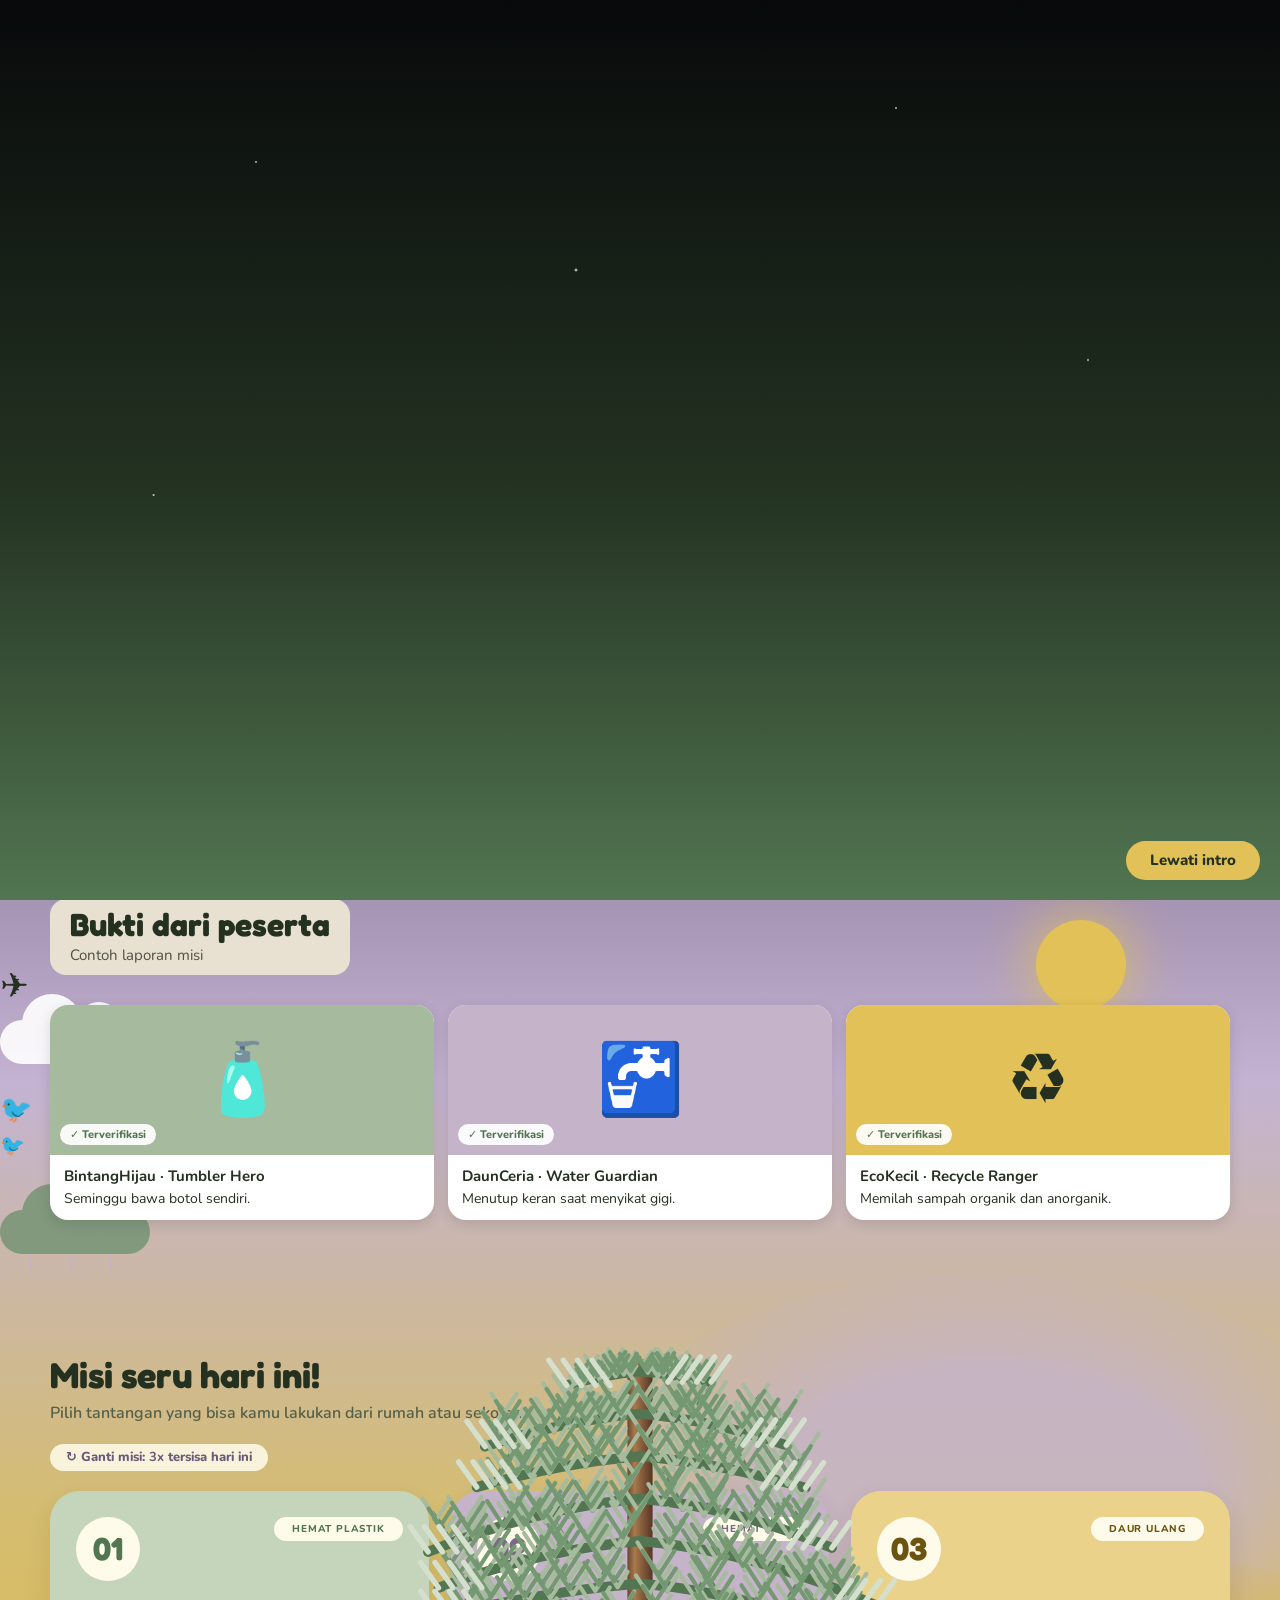
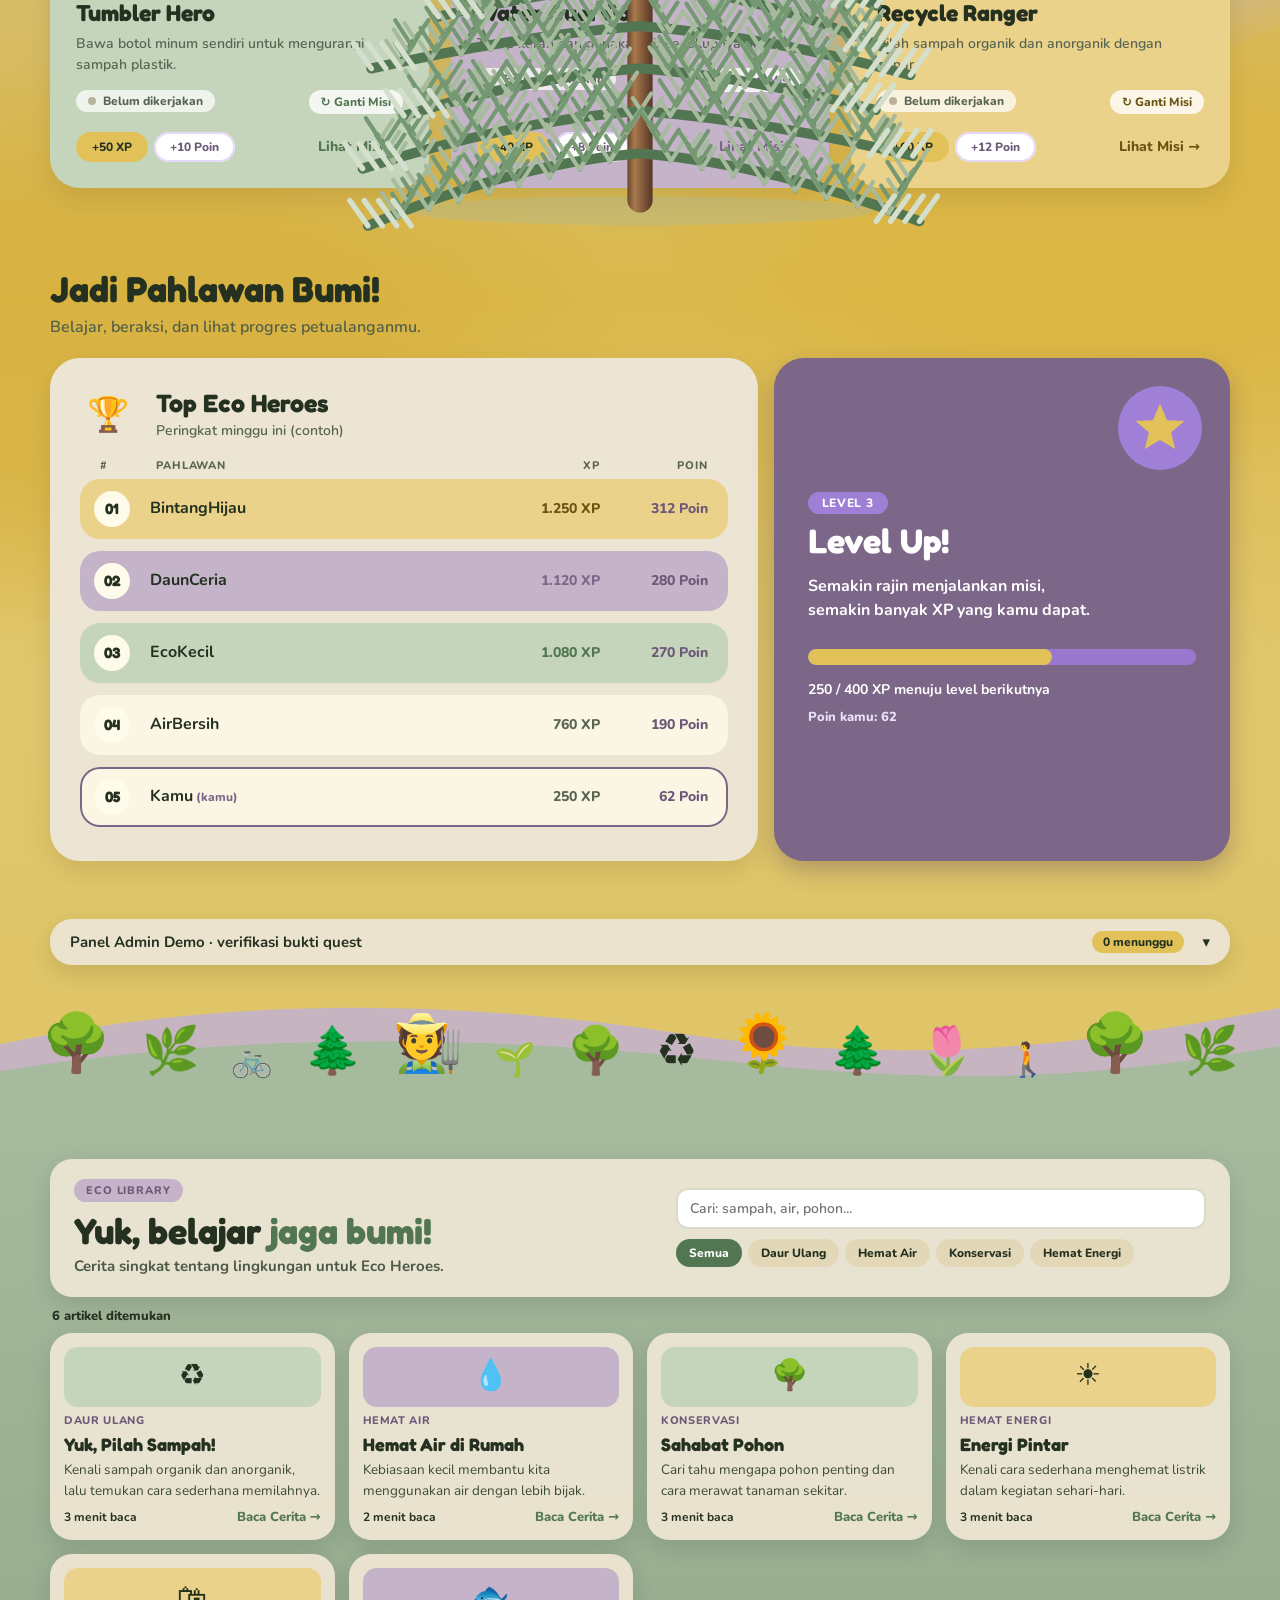
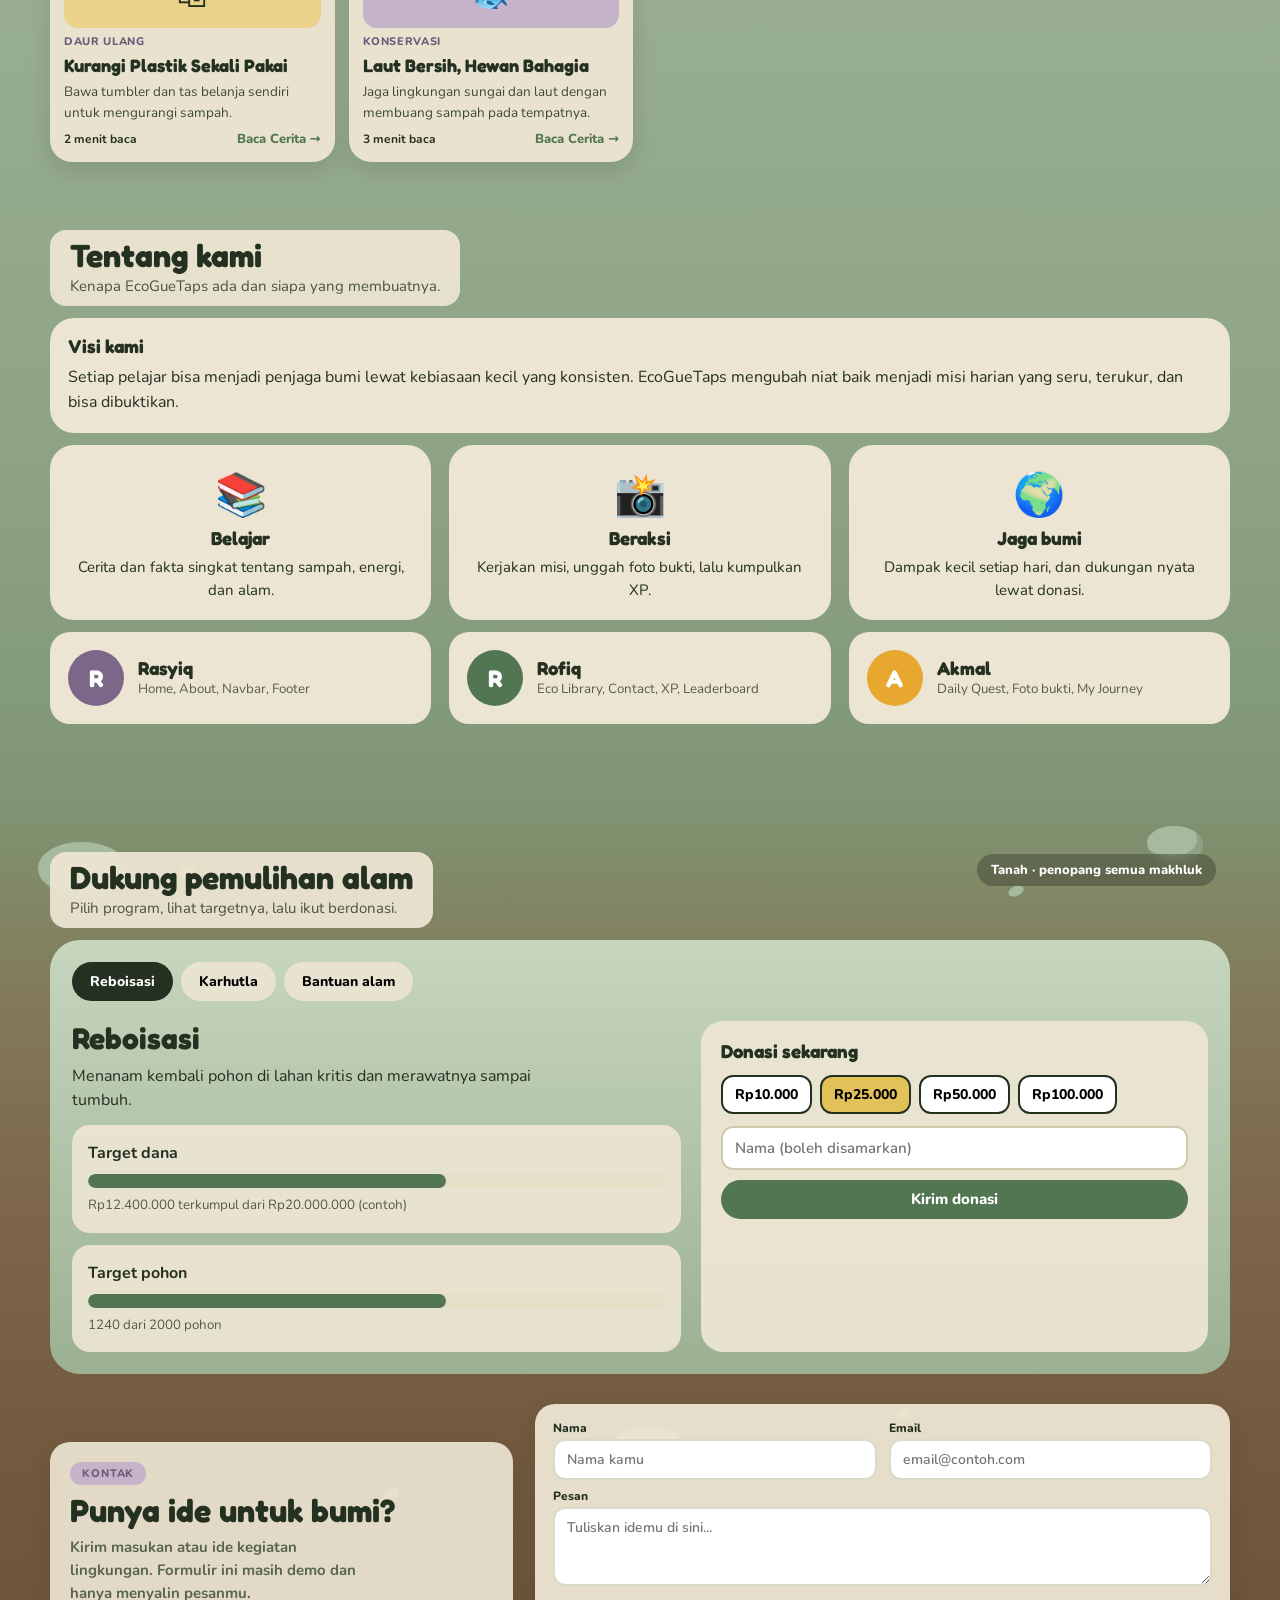
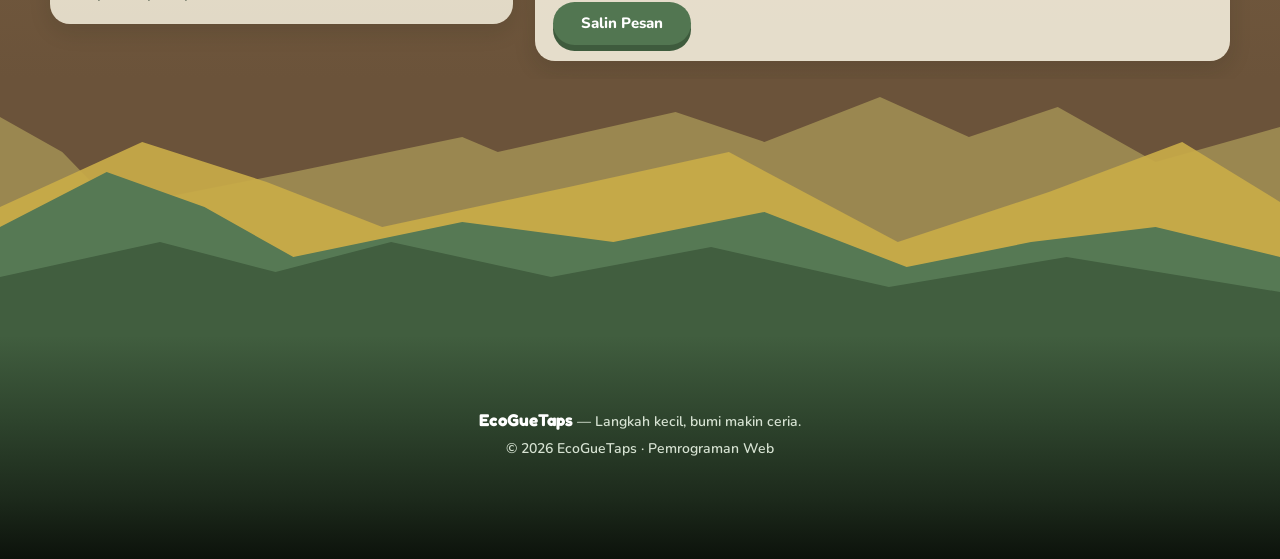
<file: index.html>
<!DOCTYPE html>
<html lang="id">
<head>
  <meta charset="utf-8" />
  <meta name="viewport" content="width=device-width, initial-scale=1, viewport-fit=cover" />
  <title>EcoGueTaps — Langkah Kecil, Bumi Makin Ceria</title>
  <meta name="description" content="EcoGueTaps mengajak pelajar menjaga lingkungan lewat misi harian, unggah bukti foto, Eco Library, peringkat Eco Heroes, dan dukungan pemulihan alam." />
  <meta property="og:title" content="EcoGueTaps — Langkah Kecil, Bumi Makin Ceria" />
  <meta property="og:description" content="EcoGueTaps mengajak pelajar menjaga lingkungan lewat misi harian, unggah bukti foto, Eco Library, peringkat Eco Heroes, dan dukungan pemulihan alam." />
  <meta property="og:type" content="website" />
  <meta name="twitter:card" content="summary_large_image" />
  <link rel="preconnect" href="https://fonts.googleapis.com" />
  <link rel="preconnect" href="https://fonts.gstatic.com" crossorigin />
  <link rel="stylesheet" href="https://fonts.googleapis.com/css2?family=Fredoka:wght@500;600;700&family=Nunito:wght@400;600;700;800&display=swap" />
  <link rel="stylesheet" href="./static/style.css" />
</head>
<body>
  <!-- Intro Animasi Awal -->
  <div id="intro">
    <div class="isky"></div>
    <canvas id="introCanvas" class="iscene" aria-hidden="true"></canvas>
    <button id="skip" class="btn y" type="button">Lewati intro</button>
  </div>

  <!-- Vignette Efek Karhutla -->
  <div id="vig"></div>

  <!-- Titik Indikator Lapisan Bumi -->
  <div class="dots" aria-label="Lapisan bumi">
    <a href="#top" data-l="Ozon" aria-label="Lapisan ozon" class="act"></a>
    <a href="#info" data-l="Langit" aria-label="Langit"></a>
    <a href="#misi" data-l="Daratan" aria-label="Daratan"></a>
    <a href="#donasi" data-l="Tanah" aria-label="Tanah"></a>
  </div>

  <!-- Navbar Fixed dengan Ranting Pohon -->
  <nav aria-label="Menu utama">
    <div class="br" aria-hidden="true">
      <canvas id="treeCanvas"></canvas>
    </div>
    <b style="--od: 1.9s">
      <svg class="lgo" viewBox="0 0 52 36" width="46" height="32" aria-hidden="true">
        <path d="M3 17C3 6 16 3 28 6 27 18 18 26 3 17Z" fill="#6D926A" />
        <path d="M4 17C12 16 18 12 23 8" stroke="#ECE5D3" stroke-width="1.6" fill="none" stroke-linecap="round" />
        <path d="M49 12C49 3 38 1 28 4 29 14 37 21 49 12Z" fill="#B4C8AC" />
        <path d="M28 26C28 20 27 14 28 8" stroke="#ECE5D3" stroke-width="2" fill="none" stroke-linecap="round" />
      </svg>
      EcoGueTaps
    </b>
    <div class="l" id="menu">
      <a href="#top" class="act" style="--od: 1.47s">Beranda</a>
      <a href="#cara" style="--od: 1.33s">Informasi</a>
      <a href="#info" style="--od: 1.19s">Bukti</a>
      <a href="#misi" style="--od: 1.05s">Misi</a>
      <a href="#peringkat" style="--od: 0.91s">Peringkat</a>
      <a href="#belajar" style="--od: 0.77s">Belajar</a>
      <a href="#tentang" style="--od: 0.63s">Tentang</a>
      <a href="#donasi" style="--od: 0.49s">Donasi</a>
      <a href="#kontak" style="--od: 0.35s">Kontak</a>
    </div>
    <a class="btn p" href="#misi" style="--od: .15s">Mulai sekarang</a>
    <button type="button" class="burger" aria-label="Buka menu" aria-expanded="false" aria-controls="menu">
      <span></span>
      <span></span>
      <span></span>
    </button>
  </nav>

  <div id="pg">
    <div class="eg-sky-zone">
      <!-- 1. LAPISAN OZON -->
      <section class="zone" id="top">
        <div class="sg" id="stars" aria-hidden="true"></div>
        <div class="lab">Lapisan ozon · sehat</div>
        <div class="met" style="left: 80%; top: 8%" aria-hidden="true"></div>
        <div class="met" style="left: 55%; top: 2%; animation-delay: 2.5s" aria-hidden="true"></div>
        <div class="met" style="left: 95%; top: 25%; animation-delay: 4s" aria-hidden="true"></div>

        <div class="wrap hero">
          <div>
            <p class="eyebrow">Petualangan Eco Hero</p>
            <h1>Langkah Kecil,<br /><span>Bumi Makin Ceria!</span></h1>
            <p>Ayo belajar menjaga lingkungan lewat misi seru, kumpulkan XP, dan jadilah pahlawan bumi!</p>
            <div class="hero-actions">
              <a class="btn g" href="#misi">Mulai Petualangan &rarr;</a>
              <a class="btn" style="background: #F6F1E4; color: var(--purple)" href="#cara">Cara Bermain</a>
            </div>
          </div>

          <div class="mas2" id="mascot" role="img" aria-label="Maskot EcoGueTaps">
            <svg viewBox="0 0 340 290" style="overflow: visible; width: 100%">
              <circle cx="60" cy="40" r="32" fill="#E2C258" opacity=".4" />
              <circle cx="255" cy="92" r="96" fill="#F6F1E4" opacity=".75" />
              <circle cx="255" cy="92" r="72" fill="#E2C258" />
              <circle cx="232" cy="215" r="82" fill="#D2DEC9" />
              <circle cx="268" cy="190" r="22" fill="#E5DCE8" />
              <ellipse cx="256" cy="58" rx="30" ry="52" transform="rotate(18 256 58)" fill="#628660" />
              <path d="M290 82l12 14-12 14-12-14z" fill="#3E5B3D" />
              <ellipse cx="62" cy="132" rx="36" ry="60" transform="rotate(-22 62 132)" fill="#92AA8B" />
              <ellipse cx="78" cy="168" rx="26" ry="12" fill="#527651" />
              <ellipse cx="150" cy="215" rx="92" ry="74" fill="#C5B3C9" />
              <circle cx="150" cy="130" r="96" fill="#C8D8BF" stroke="#A0B598" stroke-width="14" />
              <ellipse class="eye" id="eyeL" cx="116" cy="122" rx="8" ry="11" fill="#243020" />
              <ellipse class="eye" id="eyeR" cx="178" cy="122" rx="8" ry="11" fill="#243020" />
              <ellipse cx="100" cy="146" rx="15" ry="9" fill="#D8B4BE" />
              <ellipse cx="196" cy="146" rx="15" ry="9" fill="#D8B4BE" />
              <path d="M140 156q8 10 16 0" stroke="#243020" stroke-width="4" fill="none" stroke-linecap="round" />
              <rect x="140" y="214" width="20" height="30" rx="10" fill="#ECE5D3" />
              <ellipse cx="112" cy="270" rx="36" ry="11" fill="#527651" />
              <ellipse cx="190" cy="266" rx="36" ry="11" fill="#527651" />
              <path d="M20 112Q20 128 36 128Q20 128 20 144Q20 128 4 128Q20 128 20 112Z" fill="#7d6788" />
              <path d="M318 236Q318 250 332 250Q318 250 318 264Q318 250 304 250Q318 250 318 236Z" fill="#E2C258" />
            </svg>
          </div>
        </div>

        <div class="wrap river" id="river" aria-hidden="true" style="margin-top: 20px">
          <svg class="w w1" viewBox="0 0 1200 80" preserveAspectRatio="none">
            <path d="M0 40Q75 8 150 40T300 40T450 40T600 40T750 40T900 40T1050 40T1200 40V80H0Z" />
          </svg>
          <svg class="w w2" viewBox="0 0 1200 80" preserveAspectRatio="none">
            <path d="M0 40Q75 8 150 40T300 40T450 40T600 40T750 40T900 40T1050 40T1200 40V80H0Z" />
          </svg>
          <svg class="w w3" viewBox="0 0 1200 80" preserveAspectRatio="none">
            <path d="M0 40Q75 8 150 40T300 40T450 40T600 40T750 40T900 40T1050 40T1200 40V80H0Z" />
          </svg>
          <span class="bt" style="top: 20%">🍂</span>
          <span class="bt" style="top: 46%; animation-delay: -7s">🍃</span>
        </div>

        <div class="wrap" id="cara" style="margin-top: 20px">
          <div class="grid">
            <div class="card">
              <h3>Tentang website</h3>
              <p style="margin-top: 8px">EcoGueTaps mengajak pelajar menjaga lingkungan lewat misi harian. Kamu mengerjakan misi, mengunggah foto sebagai bukti, lalu mendapat XP dan naik peringkat.</p>
            </div>
            <div class="card">
              <h3>Latar belakang</h3>
              <p style="margin-top: 8px">Sampah plastik, air yang terbuang, dan hutan yang terbakar sering terasa jauh dari keseharian. Kami mengubahnya menjadi tindakan kecil yang bisa dilakukan dari rumah atau sekolah.</p>
            </div>
          </div>
        </div>
      </section>

      <!-- 2. LANGIT -->
      <section class="zone" id="info" data-t="day">
        <div class="sk d"></div>
        <div class="sk s"></div>
        <div class="sk n">
          <div class="au a1"></div>
          <div class="au a2"></div>
        </div>
        <div class="sun"></div>
        <div class="cl" style="top: 230px; animation-delay: -10s"></div>
        <div class="cl rain" style="top: 420px; animation-delay: -40s">
          <i style="left: 30px"></i>
          <i style="left: 70px; animation-delay: .3s"></i>
          <i style="left: 110px; animation-delay: .5s"></i>
        </div>
        <div class="fly" style="top: 300px; animation-delay: -6s">🐦</div>
        <div class="fly" style="top: 340px; animation-delay: -3s; font-size: 20px">🐦</div>
        <div class="fly plane" style="top: 170px; animation-delay: -14s">✈️</div>
        <div class="lab">Langit · berubah mengikuti waktu</div>

        <div class="wrap">
          <div class="tbar" role="group" aria-label="Waktu langit">
            <button type="button" data-t="day" aria-pressed="true">Siang</button>
            <button type="button" data-t="dusk" aria-pressed="false">Senja</button>
            <button type="button" data-t="night" aria-pressed="false">Malam</button>
          </div>
          <div class="chip">
            <h2>Bukti dari peserta</h2>
            <p>Contoh laporan misi</p>
          </div>
          <div class="proof">
            <div class="pf">
              <div style="background: #A6BA9E">🧴</div>
              <p><b>BintangHijau · Tumbler Hero</b>Seminggu bawa botol sendiri.</p>
            </div>
            <div class="pf">
              <div style="background: #C5B3C9">🚰</div>
              <p><b>DaunCeria · Water Guardian</b>Menutup keran saat menyikat gigi.</p>
            </div>
            <div class="pf">
              <div style="background: #E2C258">♻️</div>
              <p><b>EcoKecil · Recycle Ranger</b>Memilah sampah organik dan anorganik.</p>
            </div>
          </div>
        </div>
      </section>

      <!-- 3. DAILY QUEST -->
      <section class="eg-section eg-section--quest" id="misi">
        <div class="eg-hill eg-hill--lilac" aria-hidden="true"></div>
        <div class="eg-hill eg-hill--gold-r" aria-hidden="true"></div>
        <div class="eg-hill eg-hill--gold-l" aria-hidden="true"></div>
        <div class="wrap">
          <h2 class="eg-title">Misi seru hari ini!</h2>
          <p class="eg-sub">Pilih tantangan yang bisa kamu lakukan dari rumah atau sekolah.</p>
          <p class="eg-reroll-info" id="eg-reroll-info"></p>
          <div class="eg-grid eg-grid--3" id="eg-quest-list"></div>
        </div>
      </section>

      <!-- LEADERBOARD -->
      <section class="eg-section" id="peringkat">
        <div class="wrap">
          <h2 class="eg-title">Jadi Pahlawan Bumi!</h2>
          <p class="eg-sub">Belajar, beraksi, dan lihat progres petualanganmu.</p>
          <div class="eg-board-grid">
            <div class="eg-card eg-board">
              <div class="eg-board__head">
                <span class="eg-board__icon" aria-hidden="true">&#127942;</span>
                <div>
                  <h3>Top Eco Heroes</h3>
                  <p>Peringkat minggu ini (contoh)</p>
                </div>
              </div>
              <div class="eg-board__cols" aria-hidden="true">
                <span>#</span><span>Pahlawan</span><span>XP</span><span>Poin</span>
              </div>
              <ol class="eg-board__list" id="eg-leaderboard"></ol>
            </div>

            <aside class="eg-level" id="eg-level" aria-label="Progres level">
              <p class="eg-level__lv" id="eg-level-lv"></p>
              <h3>Level Up!</h3>
              <p class="eg-level__text">Semakin rajin menjalankan misi, semakin banyak XP yang kamu dapat.</p>
              <div class="eg-level__star" aria-hidden="true">
                <svg viewBox="-16 -16 32 32">
                  <path d="M0,-14 L4,-4.5 L14,-4 L6.3,2.5 L8.7,12 L0,6.8 L-8.7,12 L-6.3,2.5 L-14,-4 L-4,-4.5Z" fill="#E2C258" />
                </svg>
              </div>
              <div class="eg-level__bar" id="eg-level-bar" role="progressbar" aria-valuemin="0" aria-valuemax="400" aria-valuenow="250" aria-label="Progres XP menuju level berikutnya">
                <span id="eg-level-fill"></span>
              </div>
              <p class="eg-level__caption" id="eg-level-caption"></p>
              <p class="eg-level__poin" id="eg-level-poin"></p>
            </aside>
          </div>
        </div>
      </section>

      <!-- PANEL ADMIN DEMO -->
      <section class="eg-section eg-section--tight" id="admin-sec">
        <div class="wrap">
          <details class="adm eg-ui-glass" id="admin">
            <summary>
              <span><b>Panel Admin Demo</b> · verifikasi bukti quest</span>
              <span class="adm__badge" id="eg-admin-pending-badge">0 menunggu</span>
            </summary>
            <div class="adm__body">
              <p class="adm__warn"><strong>Mode demo lokal.</strong> Tanpa login atau server; data hanya ada di browser ini. Jangan dipakai untuk data pengguna sungguhan.</p>
              <div class="adm__tools">
                <div>Menunggu<strong id="eg-admin-pending">0</strong></div>
                <div>Disetujui<strong id="eg-admin-approved">0</strong></div>
                <div>Ditolak<strong id="eg-admin-rejected">0</strong></div>
                <label for="eg-admin-filter">Status
                  <select id="eg-admin-filter">
                    <option value="semua">Semua</option>
                    <option value="terkirim">Menunggu</option>
                    <option value="disetujui">Disetujui</option>
                    <option value="ditolak">Ditolak</option>
                  </select>
                </label>
              </div>
              <div id="eg-admin-rows"></div>
              <p class="eg-ui-empty" id="eg-admin-empty" hidden>Belum ada pengajuan. Kirim quest dengan foto dari bagian Misi.</p>
            </div>
          </details>
        </div>
      </section>

      <!-- PEMBATAS BUKIT DARATAN -->
      <div class="land" aria-hidden="true">
        <svg viewBox="0 0 1440 130" preserveAspectRatio="none">
          <path d="M0 60C260 8 520 14 760 48S1200 66 1440 22V130H0Z" fill="#C5B3C9" opacity=".92" />
          <path d="M0 88C300 44 560 52 820 78S1230 96 1440 62V130H0Z" fill="#A6BA9E" />
        </svg>
        <div class="scene">
          <span>🌳</span><span>🌿</span><span>🚲</span><span>🌲</span><span>🧑‍🌾</span><span>🌱</span><span>🌳</span><span>♻️</span><span>🌻</span><span>🌲</span><span>🌷</span><span>🚶</span><span>🌳</span><span>🌿</span>
        </div>
      </div>
    </div>

    <!-- ZONA DARATAN HIJAU BERLANJUT: ECO LIBRARY + TENTANG KAMI -->
    <div class="eg-green-land">
      <!-- Eco Library -->
      <section class="eg-section eg-section--tight" id="belajar">
        <div class="wrap">
          <div class="lib-head eg-ui-glass">
            <div>
              <span class="eg-ui-eyebrow">ECO LIBRARY</span>
              <h2>Yuk, belajar <span>jaga bumi!</span></h2>
              <p>Cerita singkat tentang lingkungan untuk Eco Heroes.</p>
            </div>
            <div>
              <label class="sr" for="eg-library-search">Cari cerita lingkungan</label>
              <input id="eg-library-search" type="search" placeholder="Cari: sampah, air, pohon..." autocomplete="off" />
              <div class="eg-ui-filters" id="eg-library-filters" aria-label="Filter kategori artikel"></div>
            </div>
          </div>
          <p class="eg-ui-count" id="eg-library-count" aria-live="polite"></p>
          <div class="eg-ui-article-grid" id="eg-library-cards"></div>
          <p class="eg-ui-empty" id="eg-library-empty" hidden>Belum ada artikel yang cocok. Coba kata kunci atau kategori lain.</p>
        </div>
      </section>

      <!-- Tentang Kami -->
      <section class="eg-section" id="tentang-sec">
        <div class="wrap">
          <div id="tentang" style="margin-top: 22px">
            <div class="chip">
              <h2>Tentang kami</h2>
              <p>Kenapa EcoGueTaps ada dan siapa yang membuatnya.</p>
            </div>
            <div class="card">
              <h3>Visi kami</h3>
              <p style="margin-top: 8px">Setiap pelajar bisa menjadi penjaga bumi lewat kebiasaan kecil yang konsisten. EcoGueTaps mengubah niat baik menjadi misi harian yang seru, terukur, dan bisa dibuktikan.</p>
            </div>
            <div class="grid vals">
              <div class="card val"><b>📚</b><h3>Belajar</h3><p>Cerita dan fakta singkat tentang sampah, energi, dan alam.</p></div>
              <div class="card val"><b>📸</b><h3>Beraksi</h3><p>Kerjakan misi, unggah foto bukti, lalu kumpulkan XP.</p></div>
              <div class="card val"><b>🌍</b><h3>Jaga bumi</h3><p>Dampak kecil setiap hari, dan dukungan nyata lewat donasi.</p></div>
            </div>
            <div class="team">
              <div class="mem"><span class="av" style="background: #7d6788">R</span><div><h3>Rasyiq</h3><small>Home, About, Navbar, Footer</small></div></div>
              <div class="mem"><span class="av" style="background: #527651">R</span><div><h3>Rofiq</h3><small>Eco Library, Contact, XP, Leaderboard</small></div></div>
              <div class="mem"><span class="av" style="background: #e8a830">A</span><div><h3>Akmal</h3><small>Daily Quest, Foto bukti, My Journey</small></div></div>
            </div>
          </div>
        </div>
      </section>
    </div>

    <!-- 4. TANAH -->
    <section class="zone" id="donasi">
      <div class="rock" style="width: 90px; height: 56px; left: 3%; top: 46px" aria-hidden="true"></div>
      <div class="rock" style="width: 56px; height: 36px; right: 6%; top: 30px" aria-hidden="true"></div>
      <div class="rock" style="width: 70px; height: 44px; left: 48%; bottom: 210px" aria-hidden="true"></div>
      <div class="seed" style="left: 14%; top: 70px" aria-hidden="true"></div>
      <div class="seed g" style="right: 20%; top: 90px" aria-hidden="true"></div>
      <div class="seed" style="left: 70%; bottom: 260px" aria-hidden="true"></div>
      <div class="seed g" style="left: 30%; bottom: 180px" aria-hidden="true"></div>
      <div class="lab" style="background: rgba(0, 0, 0, .25)">Tanah · penopang semua makhluk</div>

      <div class="wrap">
        <div class="chip">
          <h2>Dukung pemulihan alam</h2>
          <p>Pilih program, lihat targetnya, lalu ikut berdonasi.</p>
        </div>

        <div class="stage">
          <div class="fire"></div>
          <div class="fx" id="emb"></div>
          <div class="tabs" role="group" aria-label="Program donasi">
            <button type="button" data-c="reb" aria-pressed="true">Reboisasi</button>
            <button type="button" data-c="kar" aria-pressed="false">Karhutla</button>
            <button type="button" data-c="alam" aria-pressed="false">Bantuan alam</button>
          </div>
          <div class="dn">
            <div>
              <h3 id="ct" style="font-size: 30px"></h3>
              <p id="cd" style="margin-top: 8px; max-width: 52ch"></p>
              <div class="goal">
                <b>Target dana</b>
                <div class="bar"><i id="b1"></i></div>
                <small id="s1"></small>
              </div>
              <div class="goal">
                <b id="g2t"></b>
                <div class="bar"><i id="b2"></i></div>
                <small id="s2"></small>
              </div>
            </div>
            <form class="form" id="f">
              <h3>Donasi sekarang</h3>
              <div class="amt" role="group" aria-label="Nominal">
                <button type="button" aria-pressed="false">Rp10.000</button>
                <button type="button" aria-pressed="true">Rp25.000</button>
                <button type="button" aria-pressed="false">Rp50.000</button>
                <button type="button" aria-pressed="false">Rp100.000</button>
              </div>
              <input id="nm" placeholder="Nama (boleh disamarkan)" aria-label="Nama" />
              <button class="btn g" type="submit" style="width: 100%">Kirim donasi</button>
              <div id="msg" role="status"></div>
            </form>
          </div>
        </div>

        <div class="kon" id="kontak">
          <div class="kon__intro">
            <span class="eg-ui-eyebrow">KONTAK</span>
            <h2>Punya ide untuk bumi?</h2>
            <p>Kirim masukan atau ide kegiatan lingkungan. Formulir ini masih demo dan hanya menyalin pesanmu.</p>
          </div>
          <form class="kon__form" id="eg-contact-form">
            <div>
              <label for="eg-contact-name">Nama</label>
              <input id="eg-contact-name" maxlength="70" name="name" placeholder="Nama kamu" required type="text" />
            </div>
            <div>
              <label for="eg-contact-email">Email</label>
              <input id="eg-contact-email" maxlength="120" name="email" placeholder="email@contoh.com" required type="email" />
            </div>
            <div class="full">
              <label for="eg-contact-message">Pesan</label>
              <textarea id="eg-contact-message" maxlength="800" name="message" placeholder="Tuliskan idemu di sini..." required rows="3"></textarea>
            </div>
            <div class="full kon__act">
              <button class="eg-btn eg-btn--green" type="submit">Salin Pesan</button>
              <p class="eg-ui-form-result" id="eg-contact-result" role="status" aria-live="polite"></p>
            </div>
          </form>
        </div>
      </div>
    </section>

    <!-- FOOTER -->
    <footer class="eg-footer">
      <svg class="eg-mountains" viewBox="0 0 1440 520" preserveAspectRatio="none" aria-hidden="true">
        <path d="M0 80 L70 150 L130 260 L330 190 L520 120 L560 150 L760 70 L860 130 L990 40 L1090 120 L1190 60 L1300 170 L1440 100 L1440 520 L0 520Z" fill="#9E8B52" opacity=".95" />
        <path d="M0 260 L160 130 L300 210 L430 300 L640 220 L820 150 L1010 330 L1180 230 L1330 130 L1440 250 L1440 520 L0 520Z" fill="#C9AC48" opacity=".92" />
        <path d="M0 300 L120 190 L230 260 L330 360 L520 290 L690 330 L860 270 L1020 380 L1160 330 L1300 300 L1440 360 L1440 520 L0 520Z" fill="#567954" />
        <path d="M0 400 L180 330 L310 390 L440 330 L620 400 L800 340 L1000 420 L1200 360 L1440 430 L1440 520 L0 520Z" fill="#415E3F" />
      </svg>
      <div class="eg-footer__body">
        <p><strong>EcoGueTaps</strong> &mdash; Langkah kecil, bumi makin ceria.</p>
        <p>&copy; 2026 EcoGueTaps &middot; Pemrograman Web</p>
      </div>
    </footer>
  </div>

  <!-- Pop-up Detail Misi -->
  <dialog class="eg-modal" id="eg-modal" aria-labelledby="eg-modal-title">
    <form method="dialog" class="eg-modal__close-wrap">
      <button class="eg-modal__close" aria-label="Tutup">&times;</button>
    </form>
    <div class="eg-modal__body" id="eg-modal-body"></div>
  </dialog>

  <!-- Pop-up Artikel -->
  <dialog class="eg-modal eg-ui-article-modal" id="eg-article-dialog" aria-labelledby="eg-article-title">
    <form class="eg-modal__close-wrap" method="dialog">
      <button class="eg-modal__close" aria-label="Tutup artikel">&times;</button>
    </form>
    <div class="eg-modal__body" id="eg-article-body"></div>
  </dialog>

  <!-- Pop-up Tinjau Bukti Admin Demo -->
  <dialog class="eg-modal eg-ui-review-dialog" id="eg-admin-dialog" aria-labelledby="eg-admin-dialog-title">
    <form method="dialog" class="eg-modal__close-wrap">
      <button class="eg-modal__close" aria-label="Tutup">&times;</button>
    </form>
    <div class="eg-modal__body">
      <span class="eg-ui-eyebrow">TINJAU BUKTI QUEST</span>
      <h2 id="eg-admin-dialog-title"></h2>
      <p id="eg-admin-user" class="eg-ui-reading-time"></p>
      <div class="eg-ui-proof-preview" id="eg-admin-proof"></div>
      <p id="eg-admin-note"></p>
      <label for="eg-admin-reason">Alasan penolakan (wajib jika menolak)</label>
      <textarea id="eg-admin-reason" maxlength="300" rows="2" placeholder="Jelaskan apa yang perlu diperbaiki..."></textarea>
      <div class="eg-ui-review-actions">
        <button type="button" class="eg-btn eg-btn--green" id="eg-admin-approve">Setujui Quest</button>
        <button type="button" class="eg-btn eg-ui-reject" id="eg-admin-reject">Tolak Quest</button>
      </div>
      <p id="eg-admin-feedback" role="status" aria-live="polite"></p>
    </div>
  </dialog>

  <!-- Toast Notifikasi -->
  <div class="eg-toast" id="eg-toast" role="status" aria-live="polite"></div>

  <script type="module" src="./static/app.js"></script>
</body>
</html>
</file>
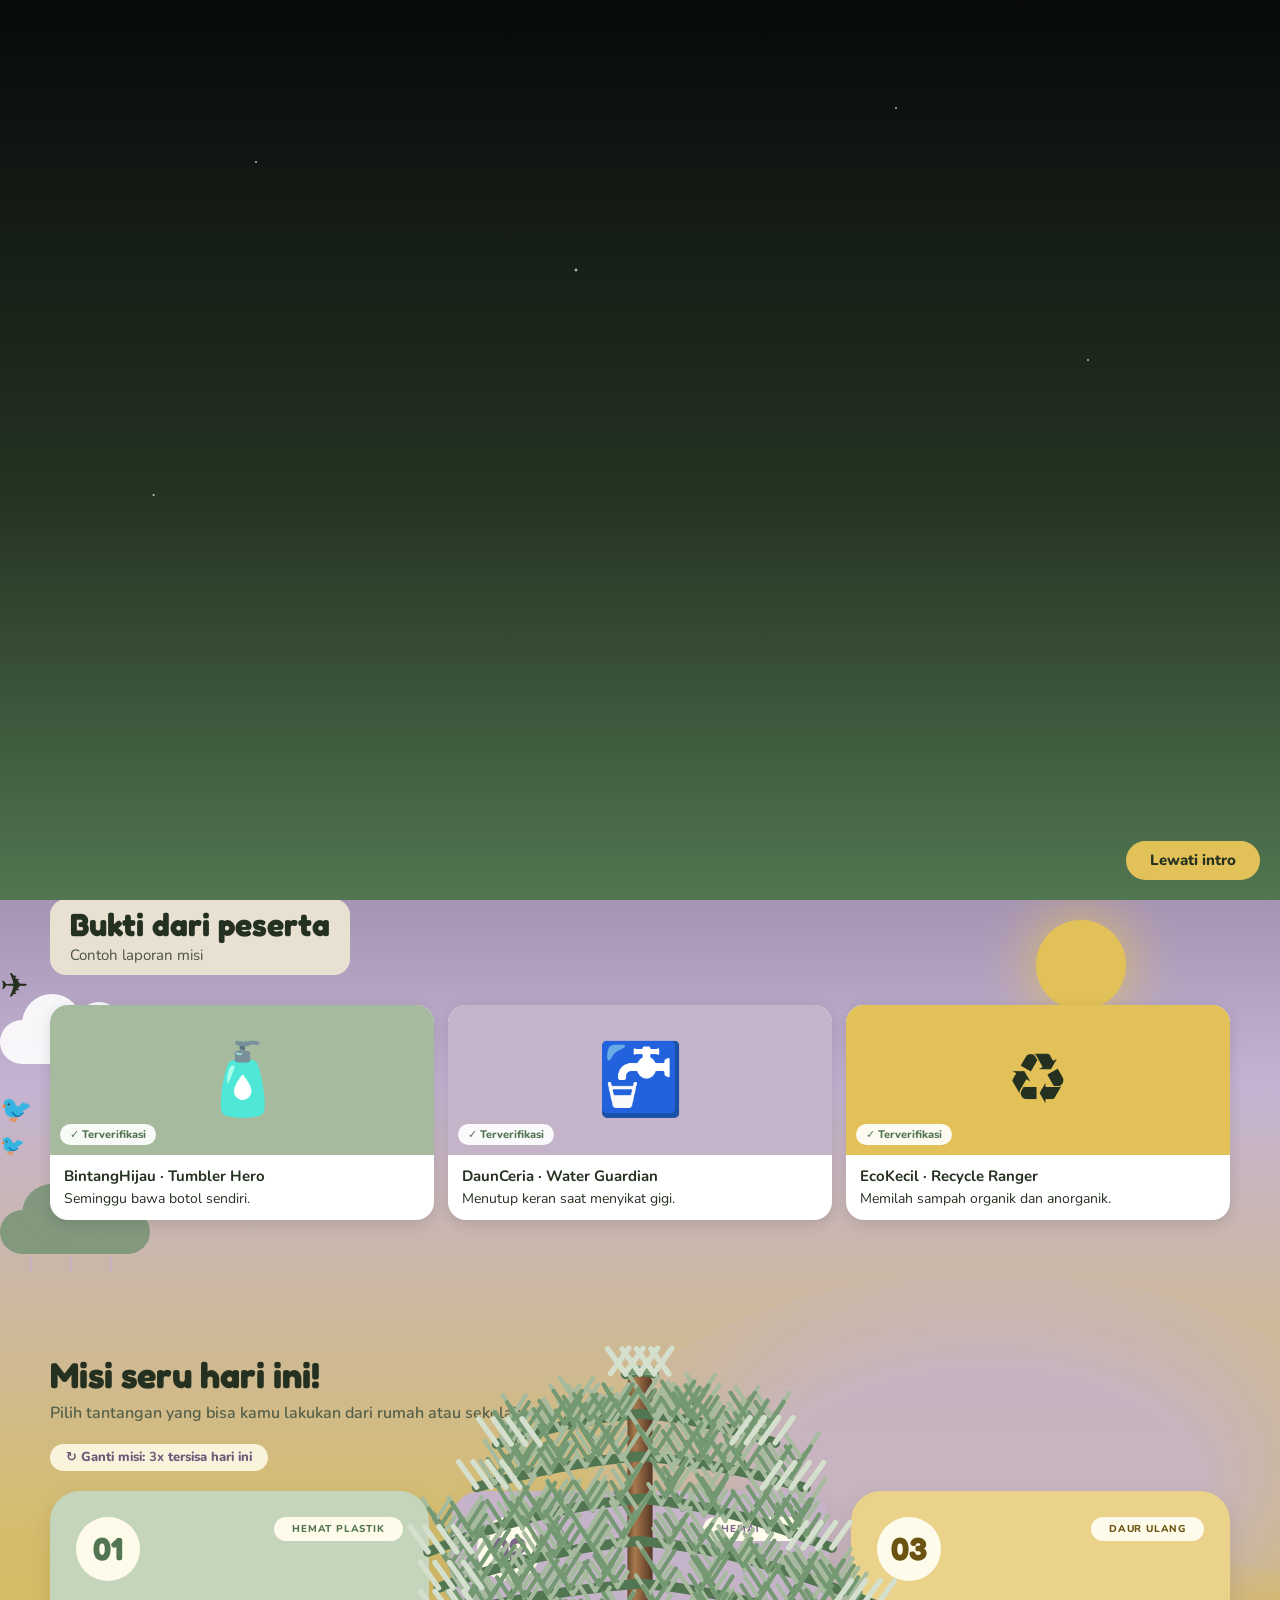
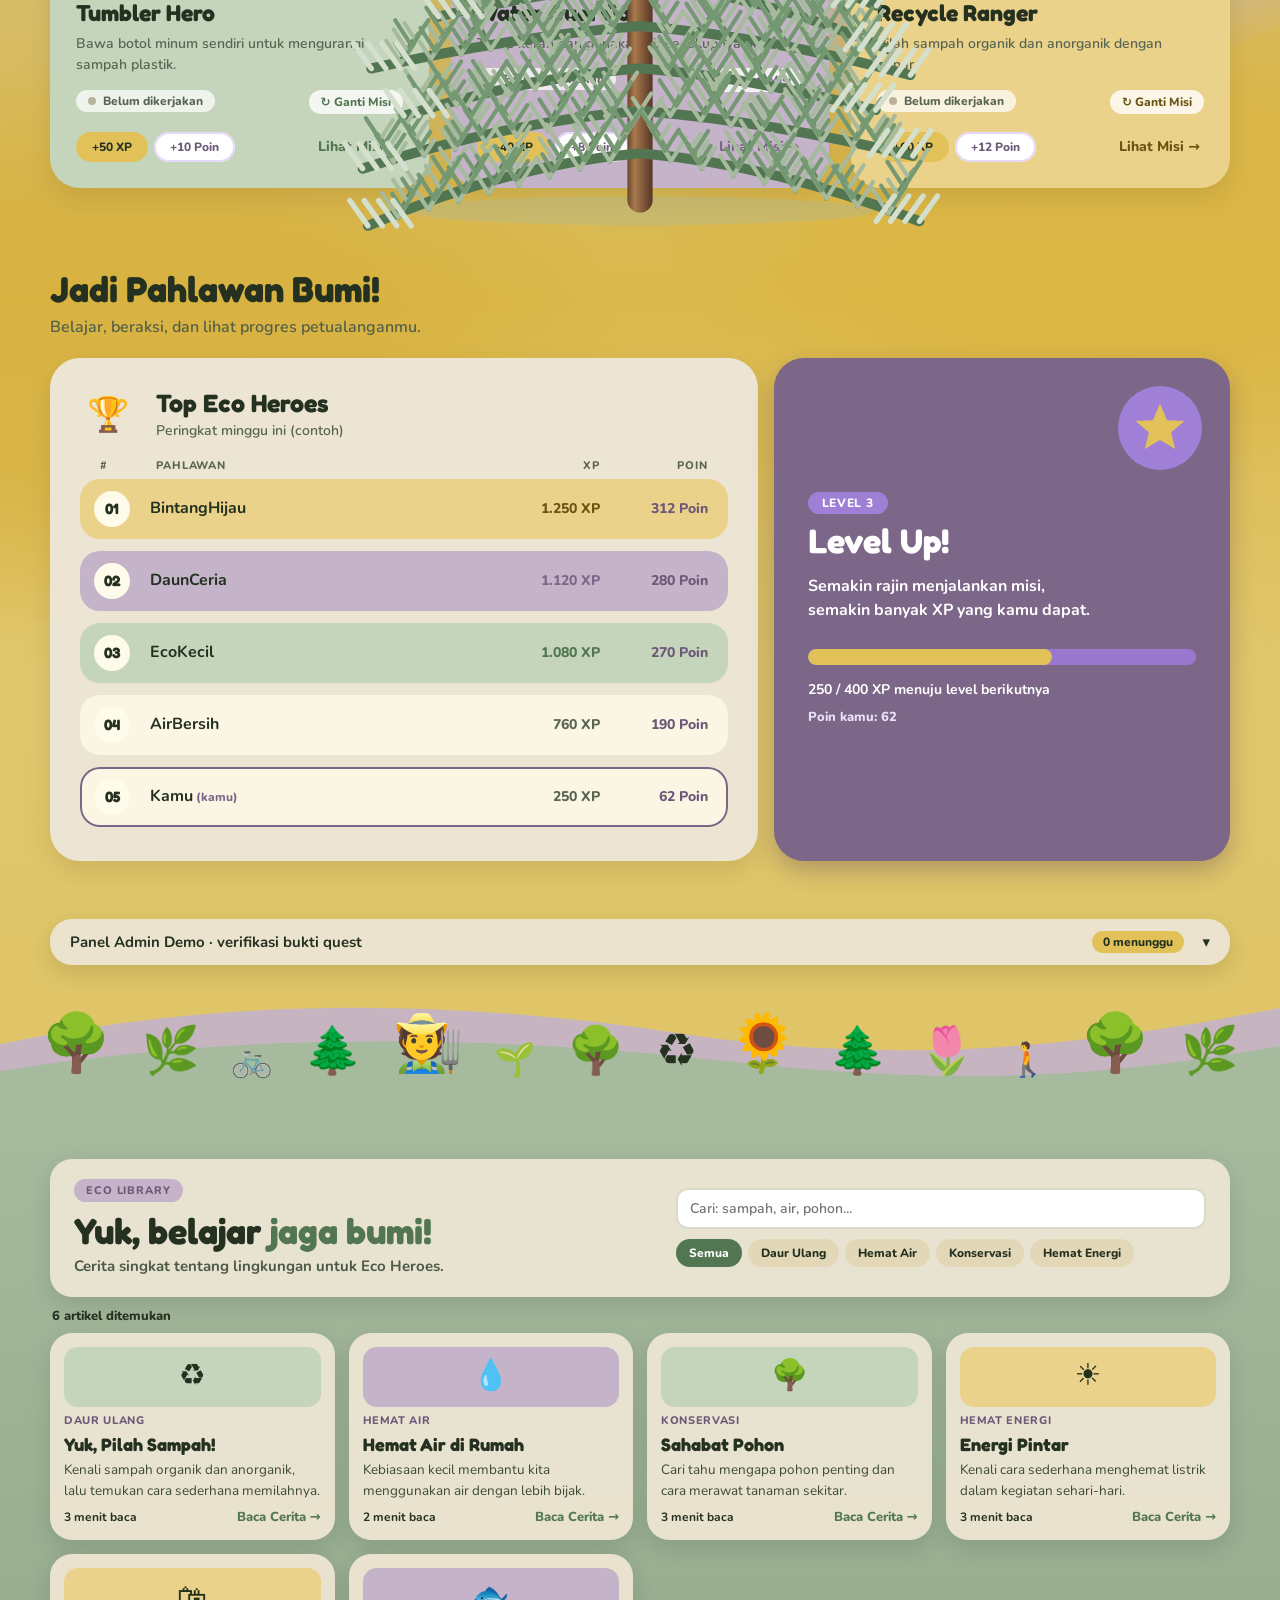
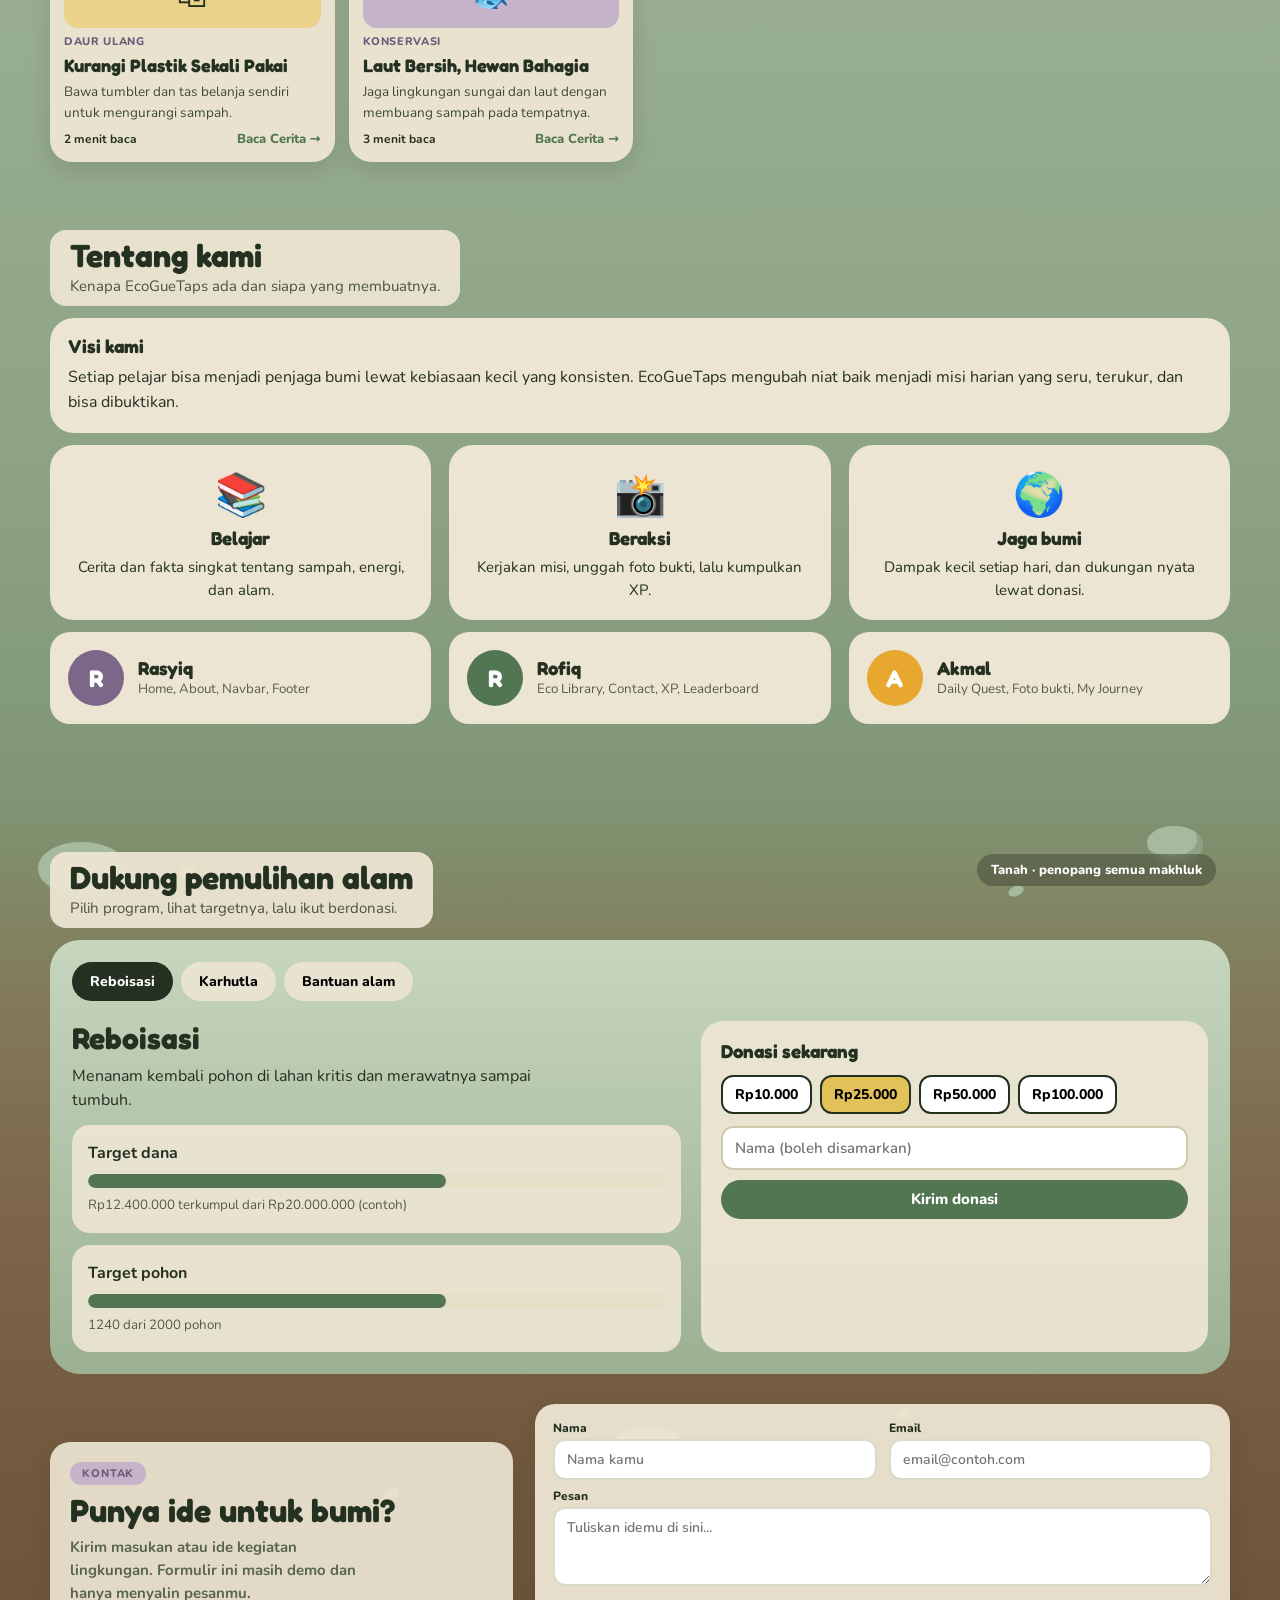
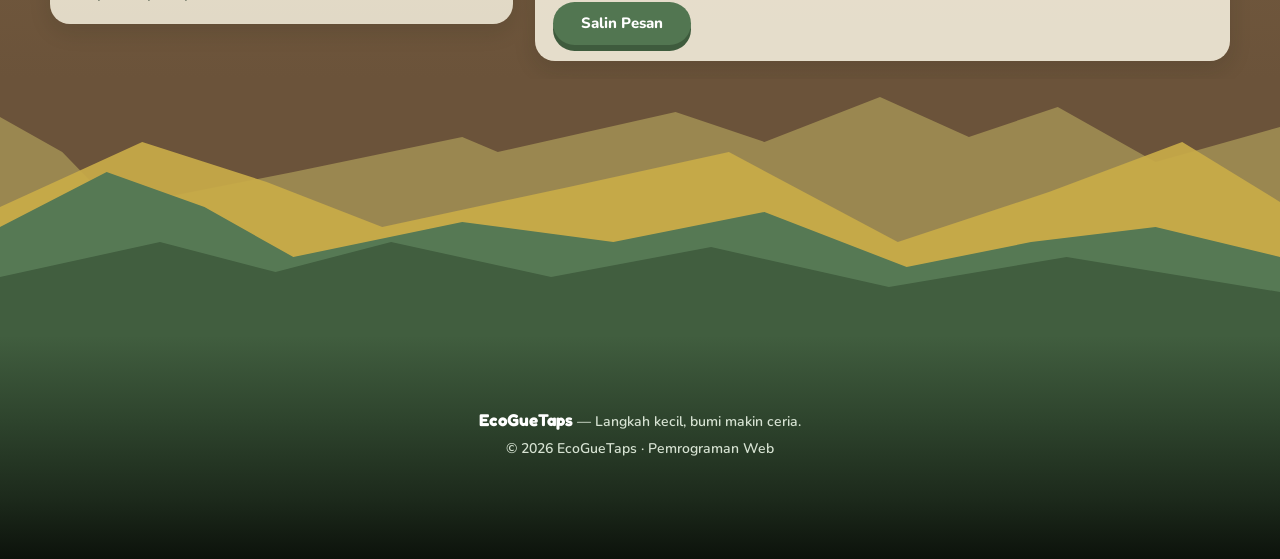
<file: static/index.html>
<!DOCTYPE html>
<html lang="id">
<head>
  <meta charset="utf-8" />
  <meta name="viewport" content="width=device-width, initial-scale=1, viewport-fit=cover" />
  <title>EcoGueTaps — Langkah Kecil, Bumi Makin Ceria</title>
  <meta name="description" content="EcoGueTaps mengajak pelajar menjaga lingkungan lewat misi harian, unggah bukti foto, Eco Library, peringkat Eco Heroes, dan dukungan pemulihan alam." />
  <link rel="preconnect" href="https://fonts.googleapis.com" />
  <link rel="preconnect" href="https://fonts.gstatic.com" crossorigin />
  <link rel="stylesheet" href="https://fonts.googleapis.com/css2?family=Fredoka:wght@500;600;700&family=Nunito:wght@400;600;700;800&display=swap" />
  <link rel="stylesheet" href="./style.css" />
</head>
<body>
  <!-- Intro Animasi Awal -->
  <div id="intro">
    <div class="isky"></div>
    <canvas id="introCanvas" class="iscene" aria-hidden="true"></canvas>
    <button id="skip" class="btn y" type="button">Lewati intro</button>
  </div>

  <!-- Vignette Efek Karhutla -->
  <div id="vig"></div>

  <!-- Titik Indikator Lapisan Bumi -->
  <div class="dots" aria-label="Lapisan bumi">
    <a href="#top" data-l="Ozon" aria-label="Lapisan ozon" class="act"></a>
    <a href="#info" data-l="Langit" aria-label="Langit"></a>
    <a href="#misi" data-l="Daratan" aria-label="Daratan"></a>
    <a href="#donasi" data-l="Tanah" aria-label="Tanah"></a>
  </div>

  <!-- Navbar Fixed dengan Ranting Pohon -->
  <nav aria-label="Menu utama">
    <div class="br" aria-hidden="true">
      <canvas id="treeCanvas"></canvas>
    </div>
    <b style="--od: 1.9s">
      <svg class="lgo" viewBox="0 0 52 36" width="46" height="32" aria-hidden="true">
        <path d="M3 17C3 6 16 3 28 6 27 18 18 26 3 17Z" fill="#6D926A" />
        <path d="M4 17C12 16 18 12 23 8" stroke="#ECE5D3" stroke-width="1.6" fill="none" stroke-linecap="round" />
        <path d="M49 12C49 3 38 1 28 4 29 14 37 21 49 12Z" fill="#B4C8AC" />
        <path d="M28 26C28 20 27 14 28 8" stroke="#ECE5D3" stroke-width="2" fill="none" stroke-linecap="round" />
      </svg>
      EcoGueTaps
    </b>
    <div class="l" id="menu">
      <a href="#top" class="act" style="--od: 1.47s">Beranda</a>
      <a href="#cara" style="--od: 1.33s">Informasi</a>
      <a href="#info" style="--od: 1.19s">Bukti</a>
      <a href="#misi" style="--od: 1.05s">Misi</a>
      <a href="#peringkat" style="--od: 0.91s">Peringkat</a>
      <a href="#belajar" style="--od: 0.77s">Belajar</a>
      <a href="#tentang" style="--od: 0.63s">Tentang</a>
      <a href="#donasi" style="--od: 0.49s">Donasi</a>
      <a href="#kontak" style="--od: 0.35s">Kontak</a>
    </div>
    <a class="btn p" href="#misi" style="--od: .15s">Mulai sekarang</a>
    <button type="button" class="burger" aria-label="Buka menu" aria-expanded="false" aria-controls="menu">
      <span></span>
      <span></span>
      <span></span>
    </button>
  </nav>

  <div id="pg">
    <div class="eg-sky-zone">
      <!-- 1. LAPISAN OZON -->
      <section class="zone" id="top">
        <div class="sg" id="stars" aria-hidden="true"></div>
        <div class="lab">Lapisan ozon · sehat</div>
        <div class="met" style="left: 80%; top: 8%" aria-hidden="true"></div>
        <div class="met" style="left: 55%; top: 2%; animation-delay: 2.5s" aria-hidden="true"></div>
        <div class="met" style="left: 95%; top: 25%; animation-delay: 4s" aria-hidden="true"></div>

        <div class="wrap hero">
          <div>
            <p class="eyebrow">Petualangan Eco Hero</p>
            <h1>Langkah Kecil,<br /><span>Bumi Makin Ceria!</span></h1>
            <p>Ayo belajar menjaga lingkungan lewat misi seru, kumpulkan XP, dan jadilah pahlawan bumi!</p>
            <div class="hero-actions">
              <a class="btn g" href="#misi">Mulai Petualangan &rarr;</a>
              <a class="btn" style="background: #F6F1E4; color: var(--purple)" href="#cara">Cara Bermain</a>
            </div>
          </div>

          <div class="mas2" id="mascot" role="img" aria-label="Maskot EcoGueTaps">
            <svg viewBox="0 0 340 290" style="overflow: visible; width: 100%">
              <circle cx="60" cy="40" r="32" fill="#E2C258" opacity=".4" />
              <circle cx="255" cy="92" r="96" fill="#F6F1E4" opacity=".75" />
              <circle cx="255" cy="92" r="72" fill="#E2C258" />
              <circle cx="232" cy="215" r="82" fill="#D2DEC9" />
              <circle cx="268" cy="190" r="22" fill="#E5DCE8" />
              <ellipse cx="256" cy="58" rx="30" ry="52" transform="rotate(18 256 58)" fill="#628660" />
              <path d="M290 82l12 14-12 14-12-14z" fill="#3E5B3D" />
              <ellipse cx="62" cy="132" rx="36" ry="60" transform="rotate(-22 62 132)" fill="#92AA8B" />
              <ellipse cx="78" cy="168" rx="26" ry="12" fill="#527651" />
              <ellipse cx="150" cy="215" rx="92" ry="74" fill="#C5B3C9" />
              <circle cx="150" cy="130" r="96" fill="#C8D8BF" stroke="#A0B598" stroke-width="14" />
              <ellipse class="eye" id="eyeL" cx="116" cy="122" rx="8" ry="11" fill="#243020" />
              <ellipse class="eye" id="eyeR" cx="178" cy="122" rx="8" ry="11" fill="#243020" />
              <ellipse cx="100" cy="146" rx="15" ry="9" fill="#D8B4BE" />
              <ellipse cx="196" cy="146" rx="15" ry="9" fill="#D8B4BE" />
              <path d="M140 156q8 10 16 0" stroke="#243020" stroke-width="4" fill="none" stroke-linecap="round" />
              <rect x="140" y="214" width="20" height="30" rx="10" fill="#ECE5D3" />
              <ellipse cx="112" cy="270" rx="36" ry="11" fill="#527651" />
              <ellipse cx="190" cy="266" rx="36" ry="11" fill="#527651" />
              <path d="M20 112Q20 128 36 128Q20 128 20 144Q20 128 4 128Q20 128 20 112Z" fill="#7d6788" />
              <path d="M318 236Q318 250 332 250Q318 250 318 264Q318 250 304 250Q318 250 318 236Z" fill="#E2C258" />
            </svg>
          </div>
        </div>

        <div class="wrap river" id="river" aria-hidden="true" style="margin-top: 20px">
          <svg class="w w1" viewBox="0 0 1200 80" preserveAspectRatio="none">
            <path d="M0 40Q75 8 150 40T300 40T450 40T600 40T750 40T900 40T1050 40T1200 40V80H0Z" />
          </svg>
          <svg class="w w2" viewBox="0 0 1200 80" preserveAspectRatio="none">
            <path d="M0 40Q75 8 150 40T300 40T450 40T600 40T750 40T900 40T1050 40T1200 40V80H0Z" />
          </svg>
          <svg class="w w3" viewBox="0 0 1200 80" preserveAspectRatio="none">
            <path d="M0 40Q75 8 150 40T300 40T450 40T600 40T750 40T900 40T1050 40T1200 40V80H0Z" />
          </svg>
          <span class="bt" style="top: 20%">🍂</span>
          <span class="bt" style="top: 46%; animation-delay: -7s">🍃</span>
        </div>

        <div class="wrap" id="cara" style="margin-top: 20px">
          <div class="grid">
            <div class="card">
              <h3>Tentang website</h3>
              <p style="margin-top: 8px">EcoGueTaps mengajak pelajar menjaga lingkungan lewat misi harian. Kamu mengerjakan misi, mengunggah foto sebagai bukti, lalu mendapat XP dan naik peringkat.</p>
            </div>
            <div class="card">
              <h3>Latar belakang</h3>
              <p style="margin-top: 8px">Sampah plastik, air yang terbuang, dan hutan yang terbakar sering terasa jauh dari keseharian. Kami mengubahnya menjadi tindakan kecil yang bisa dilakukan dari rumah atau sekolah.</p>
            </div>
          </div>
        </div>
      </section>

      <!-- 2. LANGIT -->
      <section class="zone" id="info" data-t="day">
        <div class="sk d"></div>
        <div class="sk s"></div>
        <div class="sk n">
          <div class="au a1"></div>
          <div class="au a2"></div>
        </div>
        <div class="sun"></div>
        <div class="cl" style="top: 230px; animation-delay: -10s"></div>
        <div class="cl rain" style="top: 420px; animation-delay: -40s">
          <i style="left: 30px"></i>
          <i style="left: 70px; animation-delay: .3s"></i>
          <i style="left: 110px; animation-delay: .5s"></i>
        </div>
        <div class="fly" style="top: 300px; animation-delay: -6s">🐦</div>
        <div class="fly" style="top: 340px; animation-delay: -3s; font-size: 20px">🐦</div>
        <div class="fly plane" style="top: 170px; animation-delay: -14s">✈️</div>
        <div class="lab">Langit · berubah mengikuti waktu</div>

        <div class="wrap">
          <div class="tbar" role="group" aria-label="Waktu langit">
            <button type="button" data-t="day" aria-pressed="true">Siang</button>
            <button type="button" data-t="dusk" aria-pressed="false">Senja</button>
            <button type="button" data-t="night" aria-pressed="false">Malam</button>
          </div>
          <div class="chip">
            <h2>Bukti dari peserta</h2>
            <p>Contoh laporan misi</p>
          </div>
          <div class="proof">
            <div class="pf">
              <div style="background: #A6BA9E">🧴</div>
              <p><b>BintangHijau · Tumbler Hero</b>Seminggu bawa botol sendiri.</p>
            </div>
            <div class="pf">
              <div style="background: #C5B3C9">🚰</div>
              <p><b>DaunCeria · Water Guardian</b>Menutup keran saat menyikat gigi.</p>
            </div>
            <div class="pf">
              <div style="background: #E2C258">♻️</div>
              <p><b>EcoKecil · Recycle Ranger</b>Memilah sampah organik dan anorganik.</p>
            </div>
          </div>
        </div>
      </section>

      <!-- 3. DAILY QUEST -->
      <section class="eg-section eg-section--quest" id="misi">
        <div class="eg-hill eg-hill--lilac" aria-hidden="true"></div>
        <div class="eg-hill eg-hill--gold-r" aria-hidden="true"></div>
        <div class="eg-hill eg-hill--gold-l" aria-hidden="true"></div>
        <div class="wrap">
          <h2 class="eg-title">Misi seru hari ini!</h2>
          <p class="eg-sub">Pilih tantangan yang bisa kamu lakukan dari rumah atau sekolah.</p>
          <p class="eg-reroll-info" id="eg-reroll-info"></p>
          <div class="eg-grid eg-grid--3" id="eg-quest-list"></div>
        </div>
      </section>

      <!-- LEADERBOARD -->
      <section class="eg-section" id="peringkat">
        <div class="wrap">
          <h2 class="eg-title">Jadi Pahlawan Bumi!</h2>
          <p class="eg-sub">Belajar, beraksi, dan lihat progres petualanganmu.</p>
          <div class="eg-board-grid">
            <div class="eg-card eg-board">
              <div class="eg-board__head">
                <span class="eg-board__icon" aria-hidden="true">&#127942;</span>
                <div>
                  <h3>Top Eco Heroes</h3>
                  <p>Peringkat minggu ini (contoh)</p>
                </div>
              </div>
              <div class="eg-board__cols" aria-hidden="true">
                <span>#</span><span>Pahlawan</span><span>XP</span><span>Poin</span>
              </div>
              <ol class="eg-board__list" id="eg-leaderboard"></ol>
            </div>

            <aside class="eg-level" id="eg-level" aria-label="Progres level">
              <p class="eg-level__lv" id="eg-level-lv"></p>
              <h3>Level Up!</h3>
              <p class="eg-level__text">Semakin rajin menjalankan misi, semakin banyak XP yang kamu dapat.</p>
              <div class="eg-level__star" aria-hidden="true">
                <svg viewBox="-16 -16 32 32">
                  <path d="M0,-14 L4,-4.5 L14,-4 L6.3,2.5 L8.7,12 L0,6.8 L-8.7,12 L-6.3,2.5 L-14,-4 L-4,-4.5Z" fill="#E2C258" />
                </svg>
              </div>
              <div class="eg-level__bar" id="eg-level-bar" role="progressbar" aria-valuemin="0" aria-valuemax="400" aria-valuenow="250" aria-label="Progres XP menuju level berikutnya">
                <span id="eg-level-fill"></span>
              </div>
              <p class="eg-level__caption" id="eg-level-caption"></p>
              <p class="eg-level__poin" id="eg-level-poin"></p>
            </aside>
          </div>
        </div>
      </section>

      <!-- PANEL ADMIN DEMO -->
      <section class="eg-section eg-section--tight" id="admin-sec">
        <div class="wrap">
          <details class="adm eg-ui-glass" id="admin">
            <summary>
              <span><b>Panel Admin Demo</b> · verifikasi bukti quest</span>
              <span class="adm__badge" id="eg-admin-pending-badge">0 menunggu</span>
            </summary>
            <div class="adm__body">
              <p class="adm__warn"><strong>Mode demo lokal.</strong> Tanpa login atau server; data hanya ada di browser ini. Jangan dipakai untuk data pengguna sungguhan.</p>
              <div class="adm__tools">
                <div>Menunggu<strong id="eg-admin-pending">0</strong></div>
                <div>Disetujui<strong id="eg-admin-approved">0</strong></div>
                <div>Ditolak<strong id="eg-admin-rejected">0</strong></div>
                <label for="eg-admin-filter">Status
                  <select id="eg-admin-filter">
                    <option value="semua">Semua</option>
                    <option value="terkirim">Menunggu</option>
                    <option value="disetujui">Disetujui</option>
                    <option value="ditolak">Ditolak</option>
                  </select>
                </label>
              </div>
              <div id="eg-admin-rows"></div>
              <p class="eg-ui-empty" id="eg-admin-empty" hidden>Belum ada pengajuan. Kirim quest dengan foto dari bagian Misi.</p>
            </div>
          </details>
        </div>
      </section>

      <!-- PEMBATAS BUKIT DARATAN -->
      <div class="land" aria-hidden="true">
        <svg viewBox="0 0 1440 130" preserveAspectRatio="none">
          <path d="M0 60C260 8 520 14 760 48S1200 66 1440 22V130H0Z" fill="#C5B3C9" opacity=".92" />
          <path d="M0 88C300 44 560 52 820 78S1230 96 1440 62V130H0Z" fill="#A6BA9E" />
        </svg>
        <div class="scene">
          <span>🌳</span><span>🌿</span><span>🚲</span><span>🌲</span><span>🧑‍🌾</span><span>🌱</span><span>🌳</span><span>♻️</span><span>🌻</span><span>🌲</span><span>🌷</span><span>🚶</span><span>🌳</span><span>🌿</span>
        </div>
      </div>
    </div>

    <!-- ZONA DARATAN HIJAU BERLANJUT: ECO LIBRARY + TENTANG KAMI -->
    <div class="eg-green-land">
      <!-- Eco Library -->
      <section class="eg-section eg-section--tight" id="belajar">
        <div class="wrap">
          <div class="lib-head eg-ui-glass">
            <div>
              <span class="eg-ui-eyebrow">ECO LIBRARY</span>
              <h2>Yuk, belajar <span>jaga bumi!</span></h2>
              <p>Cerita singkat tentang lingkungan untuk Eco Heroes.</p>
            </div>
            <div>
              <label class="sr" for="eg-library-search">Cari cerita lingkungan</label>
              <input id="eg-library-search" type="search" placeholder="Cari: sampah, air, pohon..." autocomplete="off" />
              <div class="eg-ui-filters" id="eg-library-filters" aria-label="Filter kategori artikel"></div>
            </div>
          </div>
          <p class="eg-ui-count" id="eg-library-count" aria-live="polite"></p>
          <div class="eg-ui-article-grid" id="eg-library-cards"></div>
          <p class="eg-ui-empty" id="eg-library-empty" hidden>Belum ada artikel yang cocok. Coba kata kunci atau kategori lain.</p>
        </div>
      </section>

      <!-- Tentang Kami -->
      <section class="eg-section" id="tentang-sec">
        <div class="wrap">
          <div id="tentang" style="margin-top: 22px">
            <div class="chip">
              <h2>Tentang kami</h2>
              <p>Kenapa EcoGueTaps ada dan siapa yang membuatnya.</p>
            </div>
            <div class="card">
              <h3>Visi kami</h3>
              <p style="margin-top: 8px">Setiap pelajar bisa menjadi penjaga bumi lewat kebiasaan kecil yang konsisten. EcoGueTaps mengubah niat baik menjadi misi harian yang seru, terukur, dan bisa dibuktikan.</p>
            </div>
            <div class="grid vals">
              <div class="card val"><b>📚</b><h3>Belajar</h3><p>Cerita dan fakta singkat tentang sampah, energi, dan alam.</p></div>
              <div class="card val"><b>📸</b><h3>Beraksi</h3><p>Kerjakan misi, unggah foto bukti, lalu kumpulkan XP.</p></div>
              <div class="card val"><b>🌍</b><h3>Jaga bumi</h3><p>Dampak kecil setiap hari, dan dukungan nyata lewat donasi.</p></div>
            </div>
            <div class="team">
              <div class="mem"><span class="av" style="background: #7d6788">R</span><div><h3>Rasyiq</h3><small>Home, About, Navbar, Footer</small></div></div>
              <div class="mem"><span class="av" style="background: #527651">R</span><div><h3>Rofiq</h3><small>Eco Library, Contact, XP, Leaderboard</small></div></div>
              <div class="mem"><span class="av" style="background: #e8a830">A</span><div><h3>Akmal</h3><small>Daily Quest, Foto bukti, My Journey</small></div></div>
            </div>
          </div>
        </div>
      </section>
    </div>

    <!-- 4. TANAH -->
    <section class="zone" id="donasi">
      <div class="rock" style="width: 90px; height: 56px; left: 3%; top: 46px" aria-hidden="true"></div>
      <div class="rock" style="width: 56px; height: 36px; right: 6%; top: 30px" aria-hidden="true"></div>
      <div class="rock" style="width: 70px; height: 44px; left: 48%; bottom: 210px" aria-hidden="true"></div>
      <div class="seed" style="left: 14%; top: 70px" aria-hidden="true"></div>
      <div class="seed g" style="right: 20%; top: 90px" aria-hidden="true"></div>
      <div class="seed" style="left: 70%; bottom: 260px" aria-hidden="true"></div>
      <div class="seed g" style="left: 30%; bottom: 180px" aria-hidden="true"></div>
      <div class="lab" style="background: rgba(0, 0, 0, .25)">Tanah · penopang semua makhluk</div>

      <div class="wrap">
        <div class="chip">
          <h2>Dukung pemulihan alam</h2>
          <p>Pilih program, lihat targetnya, lalu ikut berdonasi.</p>
        </div>

        <div class="stage">
          <div class="fire"></div>
          <div class="fx" id="emb"></div>
          <div class="tabs" role="group" aria-label="Program donasi">
            <button type="button" data-c="reb" aria-pressed="true">Reboisasi</button>
            <button type="button" data-c="kar" aria-pressed="false">Karhutla</button>
            <button type="button" data-c="alam" aria-pressed="false">Bantuan alam</button>
          </div>
          <div class="dn">
            <div>
              <h3 id="ct" style="font-size: 30px"></h3>
              <p id="cd" style="margin-top: 8px; max-width: 52ch"></p>
              <div class="goal">
                <b>Target dana</b>
                <div class="bar"><i id="b1"></i></div>
                <small id="s1"></small>
              </div>
              <div class="goal">
                <b id="g2t"></b>
                <div class="bar"><i id="b2"></i></div>
                <small id="s2"></small>
              </div>
            </div>
            <form class="form" id="f">
              <h3>Donasi sekarang</h3>
              <div class="amt" role="group" aria-label="Nominal">
                <button type="button" aria-pressed="false">Rp10.000</button>
                <button type="button" aria-pressed="true">Rp25.000</button>
                <button type="button" aria-pressed="false">Rp50.000</button>
                <button type="button" aria-pressed="false">Rp100.000</button>
              </div>
              <input id="nm" placeholder="Nama (boleh disamarkan)" aria-label="Nama" />
              <button class="btn g" type="submit" style="width: 100%">Kirim donasi</button>
              <div id="msg" role="status"></div>
            </form>
          </div>
        </div>

        <div class="kon" id="kontak">
          <div class="kon__intro">
            <span class="eg-ui-eyebrow">KONTAK</span>
            <h2>Punya ide untuk bumi?</h2>
            <p>Kirim masukan atau ide kegiatan lingkungan. Formulir ini masih demo dan hanya menyalin pesanmu.</p>
          </div>
          <form class="kon__form" id="eg-contact-form">
            <div>
              <label for="eg-contact-name">Nama</label>
              <input id="eg-contact-name" maxlength="70" name="name" placeholder="Nama kamu" required type="text" />
            </div>
            <div>
              <label for="eg-contact-email">Email</label>
              <input id="eg-contact-email" maxlength="120" name="email" placeholder="email@contoh.com" required type="email" />
            </div>
            <div class="full">
              <label for="eg-contact-message">Pesan</label>
              <textarea id="eg-contact-message" maxlength="800" name="message" placeholder="Tuliskan idemu di sini..." required rows="3"></textarea>
            </div>
            <div class="full kon__act">
              <button class="eg-btn eg-btn--green" type="submit">Salin Pesan</button>
              <p class="eg-ui-form-result" id="eg-contact-result" role="status" aria-live="polite"></p>
            </div>
          </form>
        </div>
      </div>
    </section>

    <!-- FOOTER -->
    <footer class="eg-footer">
      <svg class="eg-mountains" viewBox="0 0 1440 520" preserveAspectRatio="none" aria-hidden="true">
        <path d="M0 80 L70 150 L130 260 L330 190 L520 120 L560 150 L760 70 L860 130 L990 40 L1090 120 L1190 60 L1300 170 L1440 100 L1440 520 L0 520Z" fill="#9E8B52" opacity=".95" />
        <path d="M0 260 L160 130 L300 210 L430 300 L640 220 L820 150 L1010 330 L1180 230 L1330 130 L1440 250 L1440 520 L0 520Z" fill="#C9AC48" opacity=".92" />
        <path d="M0 300 L120 190 L230 260 L330 360 L520 290 L690 330 L860 270 L1020 380 L1160 330 L1300 300 L1440 360 L1440 520 L0 520Z" fill="#567954" />
        <path d="M0 400 L180 330 L310 390 L440 330 L620 400 L800 340 L1000 420 L1200 360 L1440 430 L1440 520 L0 520Z" fill="#415E3F" />
      </svg>
      <div class="eg-footer__body">
        <p><strong>EcoGueTaps</strong> &mdash; Langkah kecil, bumi makin ceria.</p>
        <p>&copy; 2026 EcoGueTaps &middot; Pemrograman Web</p>
      </div>
    </footer>
  </div>

  <!-- Pop-up Detail Misi -->
  <dialog class="eg-modal" id="eg-modal" aria-labelledby="eg-modal-title">
    <form method="dialog" class="eg-modal__close-wrap">
      <button class="eg-modal__close" aria-label="Tutup">&times;</button>
    </form>
    <div class="eg-modal__body" id="eg-modal-body"></div>
  </dialog>

  <!-- Pop-up Artikel -->
  <dialog class="eg-modal eg-ui-article-modal" id="eg-article-dialog" aria-labelledby="eg-article-title">
    <form class="eg-modal__close-wrap" method="dialog">
      <button class="eg-modal__close" aria-label="Tutup artikel">&times;</button>
    </form>
    <div class="eg-modal__body" id="eg-article-body"></div>
  </dialog>

  <!-- Pop-up Tinjau Bukti Admin Demo -->
  <dialog class="eg-modal eg-ui-review-dialog" id="eg-admin-dialog" aria-labelledby="eg-admin-dialog-title">
    <form method="dialog" class="eg-modal__close-wrap">
      <button class="eg-modal__close" aria-label="Tutup">&times;</button>
    </form>
    <div class="eg-modal__body">
      <span class="eg-ui-eyebrow">TINJAU BUKTI QUEST</span>
      <h2 id="eg-admin-dialog-title"></h2>
      <p id="eg-admin-user" class="eg-ui-reading-time"></p>
      <div class="eg-ui-proof-preview" id="eg-admin-proof"></div>
      <p id="eg-admin-note"></p>
      <label for="eg-admin-reason">Alasan penolakan (wajib jika menolak)</label>
      <textarea id="eg-admin-reason" maxlength="300" rows="2" placeholder="Jelaskan apa yang perlu diperbaiki..."></textarea>
      <div class="eg-ui-review-actions">
        <button type="button" class="eg-btn eg-btn--green" id="eg-admin-approve">Setujui Quest</button>
        <button type="button" class="eg-btn eg-ui-reject" id="eg-admin-reject">Tolak Quest</button>
      </div>
      <p id="eg-admin-feedback" role="status" aria-live="polite"></p>
    </div>
  </dialog>

  <!-- Toast Notifikasi -->
  <div class="eg-toast" id="eg-toast" role="status" aria-live="polite"></div>

  <script src="./app.js" defer></script>
</body>
</html>
</file>
<file: static/style.css>
/* EcoGueTaps - Unified Static Stylesheet (Layout, Theme & Tree Cursor) */

:root {
  --ink: #243020;
  --cream: #ECE5D3;
  --green: #527651;
  --green-dark: #3E5B3D;
  --green-soft: #A6BA9E;
  --green-mint: #C4D5BC;
  --purple: #7d6788;
  --yellow: #E2C258;

  --eg-ink: #243020;
  --eg-ink-soft: #596553;
  --eg-green: #527651;
  --eg-green-dark: #3E5B3D;
  --eg-purple: #7d6788;
  --eg-purple-ink: #6d5878;
  --eg-yellow: #E2C258;
  --eg-gold-ink: #6b5412;
  --eg-cream: #ECE5D3;

  --eg-tint-green: #C4D5BC;
  --eg-tint-purple: #C5B3C9;
  --eg-tint-yellow: #EBD28A;

  --eg-font-head: "Fredoka", "Baloo 2", "Nunito", ui-rounded, system-ui, sans-serif;
  --eg-font-body: "Nunito", ui-rounded, system-ui, -apple-system, "Segoe UI", sans-serif;

  --eg-cursor-tilt: url("data:image/svg+xml,%3Csvg xmlns='http://www.w3.org/2000/svg' width='40' height='32' viewBox='-8 0 40 32'%3E%3Cg transform='rotate%28-35 16 30%29'%3E%3Cpath d='M14.2 30 L14.8 19 L17.2 19 L17.8 30Z' fill='%238a5a33' stroke='%235b3a1e' stroke-width='1' stroke-linejoin='round'/%3E%3Ccircle cx='9.5' cy='15' r='6' fill='%2342b874' stroke='%23267a4c' stroke-width='1'/%3E%3Ccircle cx='22.5' cy='15' r='6' fill='%2342b874' stroke='%23267a4c' stroke-width='1'/%3E%3Ccircle cx='16' cy='9.5' r='7.5' fill='%2366d18f' stroke='%23267a4c' stroke-width='1'/%3E%3Ccircle cx='13.5' cy='8' r='2' fill='%23b2f0be' opacity='.85'/%3E%3Ccircle cx='20' cy='13' r='1.6' fill='%23ffcf40'/%3E%3Ccircle cx='11' cy='14' r='1.4' fill='%23ffcf40'/%3E%3C/g%3E%3C/svg%3E") 8 7, auto;
  --eg-cursor-up: url("data:image/svg+xml,%3Csvg xmlns='http://www.w3.org/2000/svg' width='40' height='32' viewBox='-8 0 40 32'%3E%3Cpath d='M14.2 30 L14.8 19 L17.2 19 L17.8 30Z' fill='%238a5a33' stroke='%235b3a1e' stroke-width='1' stroke-linejoin='round'/%3E%3Ccircle cx='9.5' cy='15' r='6' fill='%2342b874' stroke='%23267a4c' stroke-width='1'/%3E%3Ccircle cx='22.5' cy='15' r='6' fill='%2342b874' stroke='%23267a4c' stroke-width='1'/%3E%3Ccircle cx='16' cy='9.5' r='7.5' fill='%2366d18f' stroke='%23267a4c' stroke-width='1'/%3E%3Ccircle cx='13.5' cy='8' r='2' fill='%23b2f0be' opacity='.85'/%3E%3Ccircle cx='20' cy='13' r='1.6' fill='%23ffcf40'/%3E%3Ccircle cx='11' cy='14' r='1.4' fill='%23ffcf40'/%3E%3C/svg%3E") 24 2, pointer;

  box-sizing: border-box;
  padding-top: env(safe-area-inset-top, 0px);
  padding-bottom: env(safe-area-inset-bottom, 0px);
}

*, *::before, *::after {
  box-sizing: border-box;
  margin: 0;
}

html {
  scroll-behavior: smooth;
  scroll-padding-top: 78px;
}

html, body {
  cursor: var(--eg-cursor-tilt);
}

body {
  font-family: var(--eg-font-body);
  color: var(--ink);
  background: #000;
  overflow-x: hidden;
  line-height: 1.55;
}

h1, h2, h3, .f {
  font-family: var(--eg-font-head);
  line-height: 1.15;
}

a { color: inherit; }

:is(a, button, summary, label, select, [role="button"],
    input[type="checkbox"], input[type="radio"], input[type="submit"], input[type="button"], input[type="range"],
    .btn, .burger, .mas2, .eg-btn, .eg-link, .eg-reroll, .eg-modal__close, .eg-ui-filter, .eg-ui-open),
:is(button, .eg-btn, .eg-reroll):disabled {
  cursor: var(--eg-cursor-up) !important;
}

/* ---------- Wrapper & Layout ---------- */
#pg {
  position: relative;
  overflow-x: clip;
}

.eg-sky-zone {
  position: relative;
  background: linear-gradient(
    180deg,
    #000000 0%,
    #1d1a20 5.5%,
    #3b343f 14%,
    #8e7c9d 28%,
    #c4b3d2 40%,
    #d5bd6f 56%,
    #dbb94c 70%,
    #e0c66c 84%,
    #dfc566 100%
  );
}

.eg-green-land {
  position: relative;
  margin-top: -2px;
  padding-top: 28px;
  padding-bottom: 18px;
  background: linear-gradient(
    180deg,
    #A6BA9E 0%,
    #9EB396 22%,
    #95AB8D 48%,
    #8DA384 74%,
    #849B7B 92%,
    #7F9574 100%
  );
}

.wrap, .eg-wrap {
  width: min(1180px, 100% - 48px);
  max-width: 1180px;
  margin-inline: auto;
  position: relative;
  z-index: 3;
}

/* ---------- Buttons ---------- */
.btn, .eg-btn {
  display: inline-flex;
  align-items: center;
  justify-content: center;
  gap: 8px;
  padding: 12px 24px;
  border: 0;
  border-radius: 999px;
  font: 800 15px/1 var(--eg-font-body);
  text-decoration: none;
  cursor: pointer;
  transition: transform .15s ease, box-shadow .15s ease, background .15s ease;
}
.btn:hover, .eg-btn:hover { transform: translateY(-2px); }
.btn.p { background: var(--purple); color: #fff; }
.btn.g { background: var(--green); color: #fff; }
.btn.g:hover { background: #60885E; }
.btn.y { background: var(--yellow); color: var(--ink); }

.eg-btn { padding: 14px 28px; }
.eg-btn--green {
  background: var(--eg-green);
  color: #fff;
  box-shadow: 0 6px 0 var(--eg-green-dark);
}
.eg-btn--green:hover { background: #60885E; }
.eg-btn--green:active { transform: translateY(3px); box-shadow: 0 3px 0 var(--eg-green-dark); }
.eg-btn--green:disabled {
  background: #9DB29B;
  box-shadow: 0 6px 0 #829780;
  cursor: default;
  transform: none;
}
.eg-btn--purple { background: var(--eg-purple); color: #fff; padding: 13px 24px; }
.eg-btn--purple:hover { background: #6a43ad; }
.eg-btn--cream { background: var(--eg-cream); color: var(--eg-purple-ink); }

.btn:focus-visible,
button:focus-visible,
input:focus-visible,
textarea:focus-visible,
select:focus-visible,
.eg-btn:focus-visible,
.eg-link:focus-visible,
.eg-modal__close:focus-visible {
  outline: 3px solid #fff;
  outline-offset: 2px;
  box-shadow: 0 0 0 5px var(--ink);
}

/* ---------- Navbar with Tree Branch Canvas ---------- */
nav {
  position: fixed;
  left: 0;
  top: calc(-4px + env(safe-area-inset-top, 0px));
  width: 100%;
  height: 64px;
  background: none;
  box-shadow: none;
  border-radius: 0;
  padding: 0 max(22px, calc((100% - 1100px) / 2));
  display: flex;
  align-items: center;
  gap: 16px;
  z-index: 50;
  transition: height .3s, top .3s;
}
nav::before {
  content: "";
  position: fixed;
  left: 0;
  right: 0;
  top: 0;
  height: 54px;
  background: linear-gradient(180deg, rgba(24, 28, 22, .68) 0%, rgba(24, 28, 22, .26) 72%, transparent 100%);
  opacity: 0;
  pointer-events: none;
  transition: opacity .28s ease;
  z-index: 0;
}
nav.sc::before { opacity: 1; }
nav.sc { height: 54px; top: calc(-8px + env(safe-area-inset-top, 0px)); }
nav > *:not(.br) { position: relative; z-index: 2; transition: opacity .8s 1.1s; }
body:not(.ready) nav > *:not(.br) { opacity: 0; }
nav b {
  font-family: var(--eg-font-head);
  font-size: 20px;
  color: var(--yellow);
  text-shadow: 0 1px 3px rgba(0, 0, 0, .5);
  white-space: nowrap;
  display: inline-flex;
  align-items: center;
  gap: 8px;
}
.lgo { flex: none; filter: drop-shadow(0 1px 2px rgba(0, 0, 0, .5)); }
nav .l {
  display: flex;
  gap: 18px;
  margin-left: auto;
  overflow-x: auto;
  font-weight: 800;
  font-size: 14px;
  scrollbar-width: none;
}
nav .l a {
  position: relative;
  text-decoration: none;
  white-space: nowrap;
  padding: 4px 0;
  color: #ECE5D3;
  text-shadow: 0 1px 3px rgba(0, 0, 0, .55);
  transition: opacity .6s var(--od, 0s), color .25s;
}
body:not(.ready) nav .l a { opacity: 0; }
nav > b, nav > .btn.p { transition: opacity .8s var(--od, 0s); }
nav .l a.act, nav .l a:hover { color: var(--yellow); }
nav .l a::after {
  content: "";
  position: absolute;
  left: 0;
  right: 0;
  bottom: -2px;
  height: 3px;
  border-radius: 3px;
  background: var(--yellow);
  transform: scaleX(0);
  transition: transform .3s;
}
nav .l a.act::after, nav .l a:hover::after { transform: scaleX(1); }
nav > .btn.p { background: var(--yellow); color: var(--ink); }

.br { position: absolute; inset: 0; z-index: 0; pointer-events: none; }
.br canvas { position: absolute; top: 0; left: 0; display: block; }

.burger {
  display: none;
  margin-left: auto;
  width: 44px;
  height: 44px;
  border: 0;
  border-radius: 14px;
  background: var(--purple);
  cursor: pointer;
  flex-direction: column;
  justify-content: center;
  align-items: center;
  gap: 5px;
}
.burger span { width: 20px; height: 2.5px; background: #fff; border-radius: 2px; transition: .3s; }
nav.open .burger span:nth-child(1) { transform: translateY(7.5px) rotate(45deg); }
nav.open .burger span:nth-child(2) { opacity: 0; }
nav.open .burger span:nth-child(3) { transform: translateY(-7.5px) rotate(-45deg); }

@media (min-width: 1101px) {
  nav > .l { opacity: 1 !important; transition: none; }
}
@media (max-width: 1100px) {
  .burger { display: flex; }
  nav > .btn { display: none; }
  nav .l {
    position: absolute;
    top: calc(100% + 8px);
    left: 0;
    right: 0;
    margin: 0;
    flex-direction: column;
    gap: 0;
    background: var(--green);
    border: 2px solid #6a4228;
    border-radius: 20px;
    padding: 10px 22px;
    box-shadow: 0 12px 30px rgba(0, 0, 0, .3);
    opacity: 0;
    visibility: hidden;
    transform: translateY(-10px);
    transition: .25s;
    overflow: visible;
  }
  nav.open .l { opacity: 1; visibility: visible; transform: none; }
  nav .l a { padding: 12px 0; font-size: 16px; border-bottom: 1px solid rgba(236, 229, 211, .2); }
  nav .l a:last-child { border: 0; }
  nav .l a::after { display: none; }
}

/* ---------- Layer Indicator Dots ---------- */
.dots {
  position: fixed;
  right: 14px;
  top: 50%;
  transform: translateY(-50%);
  display: flex;
  flex-direction: column;
  gap: 14px;
  z-index: 45;
}
.dots a {
  width: 12px;
  height: 12px;
  border-radius: 50%;
  background: rgba(255, 255, 255, .6);
  border: 2px solid rgba(0, 0, 0, .35);
  position: relative;
  transition: .3s;
}
.dots a.act { background: var(--yellow); transform: scale(1.45); }
.dots a::after {
  content: attr(data-l);
  position: absolute;
  right: 22px;
  top: -5px;
  background: var(--cream);
  color: var(--ink);
  font: 800 12px var(--eg-font-body);
  padding: 3px 10px;
  border-radius: 99px;
  opacity: 0;
  white-space: nowrap;
  transition: .2s;
  pointer-events: none;
}
.dots a:hover::after, .dots a:focus-visible::after { opacity: 1; }

/* ---------- Intro Overlay ---------- */
html.lock, html.lock body { overflow: hidden; }
#intro { position: fixed; inset: 0; z-index: 100; background: #000; transition: opacity .9s; }
#intro.out { opacity: 0; pointer-events: none; }
#intro[hidden] { display: none; }
.isky {
  position: absolute;
  inset: 0;
  opacity: 0;
  animation: ifade 2.6s 7.2s forwards;
  background:
    radial-gradient(1.5px 1.5px at 20% 18%, #fff, transparent),
    radial-gradient(1.5px 1.5px at 70% 12%, #fff, transparent),
    radial-gradient(2px 2px at 45% 30%, #fff, transparent),
    radial-gradient(1.5px 1.5px at 85% 40%, #fff, transparent),
    radial-gradient(1.5px 1.5px at 12% 55%, #fff, transparent),
    linear-gradient(#07090a, #243322 55%, #527651);
}
.iscene {
  position: absolute;
  inset: 0;
  width: 100%;
  height: 100%;
  will-change: transform;
  animation: climb 2.9s cubic-bezier(.5, 0, .3, 1) 7.2s forwards;
}
@keyframes climb { to { transform: translateY(110vh); } }
@keyframes ifade { to { opacity: 1; } }
#skip { position: absolute; right: 20px; bottom: 20px; z-index: 2; }

/* ---------- Generic Zone & Cards ---------- */
.zone { position: relative; padding: 60px 0 52px; }
.chip {
  display: inline-block;
  background: rgba(236, 229, 211, .94);
  padding: 8px 20px;
  border-radius: 16px;
  margin-bottom: 12px;
}
.chip h2 { font-size: clamp(24px, 3vw, 32px); }
.chip p { font-size: 15px; opacity: .8; }
.card { background: var(--cream); border-radius: 24px; padding: 18px; }
.grid { display: grid; gap: 18px; grid-template-columns: repeat(auto-fit, minmax(250px, 1fr)); }
.lab {
  position: absolute;
  right: 5vw;
  top: 96px;
  z-index: 4;
  background: rgba(236, 229, 211, .15);
  color: #fff;
  padding: 6px 14px;
  border-radius: 99px;
  font-size: 13px;
  font-weight: 800;
  backdrop-filter: blur(6px);
}

/* ---------- 1. Ozon (#top) ---------- */
#top { padding-top: 120px; padding-bottom: 34px; overflow: hidden; }
#top .wrap { transition: opacity 1.4s .3s; }
body:not(.ready) #top .wrap { opacity: 0; }
.sg { position: absolute; inset: 0; translate: 0 calc(var(--sy, 0) * .15px); pointer-events: none; }
.star { position: absolute; background: #fff; border-radius: 50%; animation: tw 3s ease-in-out infinite; }
@keyframes tw { 50% { opacity: .2; } }
.met {
  position: absolute;
  width: 2px;
  height: 110px;
  background: linear-gradient(#fff, transparent);
  animation: fall 6s linear infinite;
  opacity: 0;
  translate: 0 calc(var(--sy, 0) * .15px);
  pointer-events: none;
}
@keyframes fall {
  0% { transform: translate(0, 0) rotate(35deg); opacity: 0; }
  8% { opacity: 1; }
  30%, 100% { transform: translate(-420px, 560px) rotate(35deg); opacity: 0; }
}
.hero {
  display: grid;
  grid-template-columns: 1.3fr 1fr;
  gap: 20px;
  align-items: center;
  background: #ECE5D3;
  border-radius: 32px;
  padding: 28px 36px;
}
.eyebrow {
  font: 800 12px var(--eg-font-body);
  letter-spacing: .08em;
  text-transform: uppercase;
  color: #7d6788;
  margin: 0 0 10px !important;
}
.hero h1 { font-size: clamp(34px, 6vw, 58px); color: var(--ink); }
.hero h1 span { color: var(--green); }
.hero p { margin: 14px 0 22px; max-width: 46ch; }
@keyframes rise { from { opacity: 0; transform: translateY(26px); } }
.hero > div:first-child > * { animation: rise .8s both; }
.hero > div:first-child > *:nth-child(2) { animation-delay: .12s; }
.hero > div:first-child > *:nth-child(3) { animation-delay: .24s; }
.hero > div:first-child > *:nth-child(4) { animation-delay: .36s; }
.hero-actions { display: flex; flex-wrap: wrap; gap: 10px; align-items: center; }

@keyframes bob { 50% { transform: translateY(-12px); } }
@keyframes bl { 0%, 93%, 100% { transform: scaleY(1); } 96% { transform: scaleY(.1); } }
.mas2 { max-width: 360px; margin: auto; animation: bob 4s ease-in-out infinite; cursor: pointer; }
.mas2 .eye { animation: bl 5s infinite; transition: translate .15s; }

/* River */
.river {
  height: 116px;
  border-radius: 28px;
  overflow: hidden;
  position: relative;
  background: linear-gradient(#b7a6bc, #C5B3C9);
}
.river::before, .river::after {
  content: "";
  position: absolute;
  left: 0;
  right: 0;
  top: 0;
  height: 9px;
  background: #A6BA9E;
  z-index: 2;
}
.river::after { top: auto; bottom: 0; }
.w { position: absolute; left: 0; bottom: 0; width: 200%; animation: fw 12s linear infinite; }
.w1 { height: 88%; fill: #A6BA9E; opacity: .72; animation-duration: 16s; }
.w2 { height: 70%; fill: #ECE5D3; opacity: .5; animation-duration: 10s; }
.w3 { height: 48%; fill: #527651; opacity: .45; animation-duration: 7s; }
@keyframes fw { from { transform: translateX(-50%); } to { transform: none; } }
.bt { position: absolute; left: -40px; font-size: 24px; z-index: 1; animation: bt 15s linear infinite; }
@keyframes bt { to { left: 105%; } }
.gl { position: absolute; width: 16px; height: 3px; border-radius: 3px; background: #ECE5D3; z-index: 1; animation: gl 2.4s ease-in-out infinite; }
@keyframes gl { 50% { opacity: .1; } }

/* ---------- 2. Langit (#info) ---------- */
#info { overflow: hidden; padding-top: 50px; padding-bottom: 84px; }
#info .lab { display: none; }
.sk { position: absolute; inset: 0; opacity: 0; transition: opacity 1.2s; pointer-events: none; }
#info[data-t="day"] .d,
#info[data-t="dusk"] .s,
#info[data-t="night"] .n { opacity: 1; }
.s {
  background: linear-gradient(180deg, transparent 0%, rgba(197, 179, 201, .65) 22%, rgba(226, 194, 88, .6) 62%, transparent 100%);
}
.n {
  background: linear-gradient(180deg, transparent 0%, rgba(52, 60, 102, .62) 22%, rgba(56, 84, 104, .55) 70%, transparent 100%);
}
.au {
  position: absolute;
  left: -10%;
  width: 120%;
  height: 200px;
  filter: blur(40px);
  opacity: .75;
  animation: sw 9s ease-in-out infinite alternate;
}
.au.a1 { top: 110px; background: linear-gradient(90deg, transparent, #BACDB2, #C5B3C9, transparent); }
.au.a2 { top: 200px; background: linear-gradient(90deg, transparent, #C5B3C9, #E2C258, transparent); animation-delay: -4s; }
#info:not([data-t="night"]) .au { display: none; }
@keyframes sw { to { transform: translateX(8%) skewX(-8deg); } }
.sun {
  position: absolute;
  width: 90px;
  height: 90px;
  border-radius: 50%;
  right: 12%;
  top: 130px;
  background: #E2C258;
  box-shadow: 0 0 60px #E2C258;
  transition: all 1.2s;
  translate: 0 calc(var(--sy, 0) * -.06px);
  pointer-events: none;
}
#info[data-t="dusk"] .sun { top: 62%; background: #ECE5D3; box-shadow: 0 0 80px #C5B3C9; }
#info[data-t="night"] .sun { background: #ECE5D3; box-shadow: 0 0 40px #C5B3C9; width: 64px; height: 64px; }
.cl {
  position: absolute;
  width: 150px;
  height: 44px;
  background: #fff;
  border-radius: 44px;
  opacity: .9;
  animation: dr 60s linear infinite;
  pointer-events: none;
}
.cl::before, .cl::after { content: ""; position: absolute; background: inherit; border-radius: 50%; }
.cl::before { width: 60px; height: 60px; left: 22px; top: -26px; }
.cl::after { width: 46px; height: 46px; left: 76px; top: -18px; }
.cl.rain { background: #7B9679; animation-duration: 80s; }
.cl.rain i { position: absolute; top: 46px; width: 2px; height: 16px; background: #C5B3C9; animation: rn .8s linear infinite; }
@keyframes rn { to { transform: translateY(30px); opacity: 0; } }
#info[data-t="dusk"] .cl { background: #ECE5D3; }
#info[data-t="night"] .cl { background: #C5B3C9; opacity: .5; }
@keyframes dr { from { transform: translateX(-200px); } to { transform: translateX(110vw); } }
.fly { position: absolute; font-size: 26px; animation: dr 28s linear infinite; pointer-events: none; }
.plane { font-size: 34px; animation-duration: 22s; }
.tbar { display: flex; gap: 8px; margin-bottom: 22px; }
.tbar button {
  border: 0;
  border-radius: 99px;
  padding: 9px 18px;
  font: 800 14px var(--eg-font-body);
  background: rgba(236, 229, 211, .9);
  cursor: pointer;
}
.tbar button[aria-pressed="true"] { background: var(--ink); color: #fff; }
.proof { display: grid; gap: 14px; grid-template-columns: repeat(auto-fit, minmax(210px, 1fr)); margin-top: 18px; }
.pf { background: #fff; border-radius: 18px; overflow: hidden; box-shadow: 0 4px 14px rgba(0, 0, 0, .12); }
.pf div {
  height: 150px;
  display: grid;
  place-items: center;
  font-size: 70px;
  position: relative;
  background-image:
    radial-gradient(circle at 18% 28%, rgba(255, 255, 255, .38) 0 24px, transparent 25px),
    radial-gradient(circle at 86% 72%, rgba(255, 255, 255, .26) 0 38px, transparent 39px);
}
.pf div::after {
  content: "✓ Terverifikasi";
  position: absolute;
  left: 10px;
  bottom: 10px;
  font: 800 11px var(--eg-font-body);
  background: rgba(255, 255, 255, .92);
  color: var(--eg-green);
  padding: 3px 10px;
  border-radius: 99px;
}
.pf p { padding: 10px 14px; font-size: 14px; }
.pf b { display: block; font-size: 15px; }

/* ---------- Tone System & Sections ---------- */
.eg-tone-green  { --tone-bg: var(--eg-tint-green);  --tone-ink: var(--eg-green); }
.eg-tone-purple { --tone-bg: var(--eg-tint-purple); --tone-ink: var(--eg-purple); }
.eg-tone-yellow { --tone-bg: var(--eg-tint-yellow); --tone-ink: var(--eg-gold-ink); }
.eg-tone-plain  { --tone-bg: rgba(255, 251, 234, .78); --tone-ink: var(--eg-ink-soft); }

.eg-section { position: relative; padding: 44px 0 36px; }
.eg-section--tight { padding-top: 22px; padding-bottom: 22px; }
.eg-section--quest { padding-top: 50px; }
.eg-title { margin: 0 0 2px; font: 700 clamp(26px, 3.4vw, 36px)/1.15 var(--eg-font-head); color: var(--eg-ink); }
.eg-sub { margin: 6px 0 18px; font-weight: 600; color: #546049; }

.eg-hill { position: absolute; z-index: 0; pointer-events: none; border-radius: 50%; }
.eg-hill--lilac {
  right: -8%;
  top: -30px;
  width: 62%;
  height: 420px;
  background: radial-gradient(ellipse at center, rgba(197, 179, 201, .88) 38%, rgba(197, 179, 201, 0) 76%);
}
.eg-hill--gold-r {
  right: -22%;
  top: 250px;
  width: 70%;
  height: 520px;
  background: radial-gradient(ellipse at center, rgba(220, 180, 62, .65) 36%, rgba(220, 180, 62, 0) 76%);
}
.eg-hill--gold-l {
  left: -30%;
  top: 360px;
  width: 78%;
  height: 560px;
  background: radial-gradient(ellipse at center, rgba(214, 174, 58, .58) 36%, rgba(214, 174, 58, 0) 76%);
}

.eg-grid { display: grid; gap: 22px; }
.eg-grid--3 { grid-template-columns: repeat(3, 1fr); }
.eg-card { background: var(--tone-bg, var(--eg-cream)); border-radius: 30px; padding: 26px; }

/* ---------- Daily Quest Cards ---------- */
.eg-reroll-info {
  display: inline-block;
  margin: 0 0 20px;
  padding: 7px 16px;
  border-radius: 999px;
  background: rgba(255, 251, 234, .88);
  font: 800 13px/1 var(--eg-font-body);
  color: var(--eg-purple-ink);
}
.eg-reroll-info.is-empty { color: var(--eg-ink-soft); }

.eg-quest {
  display: flex;
  flex-direction: column;
  min-height: 270px;
  box-shadow: 0 10px 24px rgba(40, 30, 0, .1);
  transition: transform .18s ease;
}
.eg-quest:hover { transform: translateY(-4px); }
.eg-quest__top { display: flex; justify-content: space-between; align-items: flex-start; }
.eg-num {
  flex: none;
  width: 64px;
  height: 64px;
  border-radius: 50%;
  background: #fffbea;
  display: grid;
  place-items: center;
  font: 700 32px/1 var(--eg-font-head);
  color: var(--tone-ink);
}
.eg-tag {
  background: #fffbea;
  color: var(--tone-ink);
  border-radius: 999px;
  padding: 7px 18px;
  font: 800 10px/1 var(--eg-font-body);
  letter-spacing: .08em;
  text-transform: uppercase;
}
.eg-tag--solid {
  background: var(--eg-tint-green);
  color: var(--eg-green);
  display: inline-block;
  margin-bottom: 8px;
}
.eg-quest h3 { margin: 18px 0 6px; font: 700 23px/1.2 var(--eg-font-head); color: var(--eg-ink); }
.eg-quest p { margin: 0; font-size: 14px; font-weight: 600; color: var(--eg-ink-soft); }

.eg-quest__meta {
  display: flex;
  align-items: center;
  justify-content: space-between;
  gap: 8px;
  margin-top: 14px;
  flex-wrap: wrap;
}
.eg-status {
  display: inline-flex;
  align-items: center;
  gap: 7px;
  align-self: flex-start;
  padding: 5px 12px;
  border-radius: 999px;
  font: 800 12px/1 var(--eg-font-body);
  background: rgba(255, 255, 255, .72);
  color: var(--eg-ink-soft);
}
.eg-status i { width: 8px; height: 8px; border-radius: 50%; background: #b9b19a; }
.eg-status--terkirim { background: #E1EFE2; color: #2F6842; }
.eg-status--terkirim i { background: #4E9A68; }
.eg-status--disetujui { background: #DAE6D4; color: #385737; }
.eg-status--disetujui i { background: var(--eg-green); }
.eg-status--ditolak { background: #f1d3d0; color: #8a3128; }
.eg-status--ditolak i { background: #a8453a; }

.eg-reroll {
  border: 0;
  border-radius: 999px;
  padding: 6px 12px;
  cursor: pointer;
  background: rgba(255, 255, 255, .8);
  color: var(--tone-ink);
  font: 800 12px/1 var(--eg-font-body);
  transition: background .15s, transform .15s;
}
.eg-reroll:hover:not(:disabled) { background: #fff; transform: rotate(-2deg) scale(1.04); }
.eg-reroll:disabled { opacity: .45; cursor: not-allowed; }
.eg-quest.is-fresh { animation: eg-swap .45s ease; }
@keyframes eg-swap { from { opacity: 0; transform: translateY(14px) rotate(-1.5deg); } }

.eg-quest__foot {
  margin-top: auto;
  padding-top: 18px;
  display: flex;
  justify-content: space-between;
  align-items: center;
  gap: 10px;
}
.eg-chips { display: flex; flex-wrap: wrap; gap: 6px; }
.eg-chip {
  background: var(--eg-yellow);
  color: var(--eg-ink);
  border-radius: 999px;
  padding: 9px 16px;
  font: 800 12px/1 var(--eg-font-body);
}
.eg-chip--poin { background: #fff; color: var(--eg-purple-ink); box-shadow: inset 0 0 0 2px #e5d9fa; }
.eg-link {
  background: none;
  border: 0;
  padding: 4px;
  font: 800 14px/1 var(--eg-font-body);
  color: var(--tone-ink);
  cursor: pointer;
  border-radius: 8px;
  white-space: nowrap;
}
.eg-link:hover { text-decoration: underline; }

/* ---------- Leaderboard ---------- */
.eg-board-grid { display: grid; grid-template-columns: 1.55fr 1fr; gap: 16px; align-items: stretch; }
.eg-board { background: var(--eg-cream); padding: 30px 30px 34px; box-shadow: 0 10px 24px rgba(40, 30, 0, .1); }
.eg-board__head { display: flex; align-items: center; gap: 20px; margin-bottom: 18px; }
.eg-board__icon { font-size: 34px; width: 56px; text-align: center; }
.eg-board__head h3 { margin: 0; font: 700 25px/1.2 var(--eg-font-head); }
.eg-board__head p { margin: 2px 0 0; font-size: 14px; font-weight: 600; color: var(--eg-ink-soft); }

.eg-board__cols, .eg-row {
  display: grid;
  grid-template-columns: 44px 1fr 96px 96px;
  align-items: center;
  gap: 12px;
}
.eg-board__cols {
  padding: 0 20px 8px;
  font: 800 11px/1 var(--eg-font-body);
  letter-spacing: .08em;
  text-transform: uppercase;
  color: var(--eg-ink-soft);
}
.eg-board__cols span:nth-child(n+3) { text-align: right; }
.eg-board__list { list-style: none; margin: 0; padding: 0; display: grid; gap: 12px; }
.eg-row { background: var(--tone-bg); border-radius: 20px; padding: 12px 20px 12px 14px; font-weight: 700; }
.eg-row__rank {
  width: 36px;
  height: 36px;
  border-radius: 50%;
  background: #fffbea;
  display: grid;
  place-items: center;
  font: 700 15px/1 var(--eg-font-head);
  color: var(--eg-ink);
}
.eg-row__name { font-size: 16px; overflow: hidden; text-overflow: ellipsis; white-space: nowrap; }
.eg-row__name em { font-style: normal; font-size: 12px; font-weight: 800; color: var(--eg-purple); }
.eg-row__xp, .eg-row__poin { text-align: right; font-size: 14px; white-space: nowrap; font-variant-numeric: tabular-nums; }
.eg-row__xp { color: var(--tone-ink); font-weight: 800; }
.eg-row__poin { color: var(--eg-purple-ink); font-weight: 800; }
.eg-row.is-me { box-shadow: inset 0 0 0 2px var(--eg-purple); }
.eg-row.is-bump { animation: eg-bump .9s ease; }
@keyframes eg-bump {
  0% { transform: scale(1); }
  25% { transform: scale(1.04); box-shadow: 0 0 0 4px rgba(122, 83, 189, .45); }
  100% { transform: scale(1); }
}

.eg-level {
  position: relative;
  background: var(--eg-purple);
  color: #fff;
  border-radius: 30px;
  padding: 36px 34px;
  display: flex;
  flex-direction: column;
  justify-content: center;
  box-shadow: 0 10px 24px rgba(40, 20, 80, .25);
}
.eg-level__lv {
  margin: 0 0 8px;
  align-self: flex-start;
  padding: 5px 14px;
  border-radius: 999px;
  background: #a07fd6;
  font: 800 12px/1 var(--eg-font-body);
  letter-spacing: .06em;
  text-transform: uppercase;
}
.eg-level h3 { margin: 0 0 14px; font: 700 34px/1.1 var(--eg-font-head); }
.eg-level__text { margin: 0 0 26px; font-weight: 700; max-width: 300px; }
.eg-level__star {
  position: absolute;
  top: 28px;
  right: 28px;
  width: 84px;
  height: 84px;
  border-radius: 50%;
  background: #a07fd6;
  display: grid;
  place-items: center;
}
.eg-level__star svg { width: 56px; height: 56px; }
.eg-level__bar { height: 16px; border-radius: 999px; background: #9a78cf; overflow: hidden; }
.eg-level__bar span { display: block; height: 100%; width: 0; border-radius: 999px; background: var(--eg-yellow); transition: width .8s ease; }
.eg-level__caption { margin: 14px 0 0; font-size: 14px; font-weight: 700; }
.eg-level__poin { margin: 6px 0 0; font-size: 13px; font-weight: 800; color: #ece3fb; }

/* ---------- Daratan (.land) ---------- */
.land {
  position: relative;
  height: 124px;
  margin-top: 0;
  background: transparent;
  z-index: 3;
}
.land svg {
  position: absolute;
  inset: 0;
  width: 100%;
  height: 100%;
  display: block;
}
.land .scene {
  position: absolute;
  left: 2vw;
  right: 2vw;
  top: auto;
  bottom: 24px;
  height: auto;
  display: flex;
  justify-content: space-around;
  align-items: flex-end;
  z-index: 4;
  pointer-events: none;
}
.scene span {
  display: inline-block;
  transform-origin: 50% 100%;
  animation: sway 4s ease-in-out infinite;
  font-size: clamp(26px, 3.6vw, 48px);
}
.scene span:nth-child(2n) { animation-delay: -1.3s; }
.scene span:nth-child(3n) { animation-delay: -2.4s; font-size: clamp(20px, 2.6vw, 34px); }
.scene span:nth-child(4n+1) { font-size: clamp(32px, 4.4vw, 58px); }
@keyframes sway { 50% { transform: rotate(4deg); } }

/* ---------- Eco Library, Contact, Admin, Proof ---------- */
.eg-ui-glass {
  background: rgba(236, 229, 211, .95);
  border-radius: 22px;
  box-shadow: 0 8px 22px rgba(20, 28, 18, .12);
}
.eg-ui-eyebrow {
  display: inline-block;
  color: var(--eg-purple-ink);
  background: var(--eg-tint-purple);
  border-radius: 99px;
  padding: 5px 12px;
  font: 800 11px/1.2 var(--eg-font-body);
  letter-spacing: .08em;
}
.sr { position: absolute; width: 1px; height: 1px; overflow: hidden; clip: rect(0 0 0 0); }

.lib-head input,
.kon__form input,
.kon__form textarea,
.eg-proof input,
.eg-proof textarea,
.eg-ui-review-dialog textarea,
.adm select {
  width: 100%;
  padding: 9px 12px;
  border-radius: 12px;
  border: 2px solid #d7dbc9;
  background: #fff;
  font: 600 14px var(--eg-font-body);
  margin: 0;
  color: var(--ink);
}
.adm select { width: auto; }

.lib-head {
  display: grid;
  grid-template-columns: 1.1fr 1fr;
  gap: 18px;
  align-items: center;
  padding: 18px 24px;
}
.lib-head h2 { font-size: clamp(26px, 3.4vw, 36px); margin: 8px 0 4px; }
.lib-head h2 span { color: var(--green); }
.lib-head p { font-weight: 700; color: #4a5a46; font-size: 15px; }
.eg-ui-filters { display: flex; flex-wrap: wrap; gap: 6px; margin-top: 10px; }
.eg-ui-filter {
  border: 0;
  cursor: pointer;
  padding: 6px 13px;
  border-radius: 99px;
  color: var(--ink);
  font: 800 12px var(--eg-font-body);
  background: #e2d8b8;
  transition: background .15s, color .15s;
}
.eg-ui-filter.is-active { background: var(--green); color: #fff; }
.eg-ui-count { margin: 10px 2px 8px; font: 800 13px var(--eg-font-body); color: var(--ink); }
.eg-ui-article-grid { display: grid; gap: 14px; grid-template-columns: repeat(auto-fill, minmax(240px, 1fr)); }
.eg-ui-article { padding: 14px; display: flex; flex-direction: column; gap: 6px; }
.eg-ui-article__art { height: 60px; border-radius: 14px; display: grid; place-items: center; font-size: 30px; background: var(--tone-bg); }
.eg-ui-article__category { font: 800 11px var(--eg-font-body); color: var(--eg-purple-ink); text-transform: uppercase; letter-spacing: .06em; }
.eg-ui-article h3 { font-size: 18px; }
.eg-ui-article__summary { font-size: 13.5px; color: #3d4a38; flex: 1; }
.eg-ui-article__foot { display: flex; justify-content: space-between; align-items: center; font: 700 12px var(--eg-font-body); }
.eg-ui-open { border: 0; background: none; color: var(--green); font: 800 13px var(--eg-font-body); cursor: pointer; padding: 0; }
.eg-ui-open:hover { text-decoration: underline; }
.eg-ui-empty { padding: 12px; text-align: center; font-weight: 700; }

dialog.eg-ui-article-modal, dialog.eg-ui-review-dialog { width: min(560px, 94vw); }
.eg-ui-reading-time { font: 700 12px var(--eg-font-body); opacity: .7; margin: 2px 0 8px; }
.eg-ui-reading-paragraph { margin: 0 0 8px; font-size: 14.5px; line-height: 1.55; }
.eg-ui-article-note { font-size: 12px; opacity: .7; margin-top: 8px; }

/* Tentang Kami */
#tentang-sec { padding-top: 24px; padding-bottom: 54px; }
.vals { margin-top: 12px; }
.val { text-align: center; }
.val b { font-size: 42px; display: block; }
.val p { margin-top: 6px; font-size: 15px; }
.team { display: grid; gap: 18px; grid-template-columns: repeat(auto-fit, minmax(240px, 1fr)); margin-top: 12px; }
.mem { display: flex; gap: 14px; align-items: center; background: var(--cream); border-radius: 20px; padding: 18px; }
.av { width: 56px; height: 56px; border-radius: 50%; display: grid; place-items: center; font: 700 24px var(--eg-font-head); color: #fff; flex: none; }
.mem small { display: block; opacity: .75; line-height: 1.35; }

/* Admin Demo */
.adm { overflow: hidden; }
.adm summary {
  cursor: pointer;
  list-style: none;
  display: flex;
  justify-content: space-between;
  align-items: center;
  gap: 10px;
  padding: 12px 20px;
  font: 700 15px var(--eg-font-body);
}
.adm summary::-webkit-details-marker { display: none; }
.adm summary::after { content: "▾"; margin-left: 8px; }
.adm[open] summary::after { content: "▴"; }
.adm__badge { margin-left: auto; background: var(--yellow); border-radius: 99px; padding: 3px 11px; font: 800 12px var(--eg-font-body); }
.adm__body { padding: 0 20px 16px; }
.adm__warn { font-size: 12px; background: #f3e3a6; border-radius: 10px; padding: 7px 11px; margin-bottom: 10px; }
.adm__tools { display: flex; gap: 8px; flex-wrap: wrap; align-items: center; margin-bottom: 8px; }
.adm__tools > div { background: #fff; border-radius: 12px; padding: 5px 14px; font: 800 12px var(--eg-font-body); }
.adm__tools strong { display: block; font-size: 20px; color: var(--green); line-height: 1.1; }
.adm__tools label { margin-left: auto; font: 800 12px var(--eg-font-body); }
.eg-ui-admin-row { display: flex; align-items: center; gap: 10px; background: #fff; border-radius: 14px; padding: 8px 12px; margin-top: 6px; }
.eg-ui-admin-row > div { flex: 1; min-width: 0; }
.eg-ui-admin-row h3 { font-size: 15px; }
.eg-ui-admin-row p { font-size: 12px; opacity: .7; }
.eg-ui-admin-row .eg-btn { padding: 6px 13px; font-size: 12px; }
.eg-ui-review-status {
  border-radius: 99px;
  padding: 4px 11px;
  font: 800 11px var(--eg-font-body);
  background: #f3e3a6;
  color: #6b5412;
  white-space: nowrap;
}
.eg-ui-review-status.is-disetujui { background: #DAE6D4; color: #385737; }
.eg-ui-review-status.is-ditolak { background: #f1d3d0; color: #8a3128; }
.eg-ui-proof-preview img { max-width: 100%; max-height: 230px; border-radius: 12px; display: block; margin: 6px 0; }
.eg-ui-review-dialog label { display: block; margin: 8px 0 4px; font: 800 12px var(--eg-font-body); }
.eg-ui-review-actions { display: flex; gap: 8px; margin-top: 10px; }
.eg-ui-reject { background: #a8453a; color: #fff; }
.eg-ui-error { color: #8a3128; font-weight: 700; }

.eg-proof {
  display: grid;
  gap: 5px;
  margin: 10px 0;
  padding: 10px 12px;
  border: 2px dashed #b9b17a;
  border-radius: 14px;
  background: rgba(255, 255, 255, .55);
}
.eg-proof label { font: 800 12px var(--eg-font-body); }
.eg-proof p { font-size: 11.5px; opacity: .75; margin: 0; }
.eg-proof textarea { resize: none; }
.eg-proof input[type="file"] { padding: 6px; font-size: 13px; }
.eg-proof__img { max-height: 130px; max-width: 100%; object-fit: contain; border-radius: 10px; justify-self: start; }

/* ---------- 4. Tanah (#donasi) ---------- */
#donasi {
  position: relative;
  padding-top: 56px;
  padding-bottom: 18px;
  overflow: hidden;
  z-index: 5;
  background: linear-gradient(
    180deg,
    #7F9574 0%,
    #818967 10%,
    #827958 24%,
    #7D6649 46%,
    #745B3F 72%,
    #6B533A 100%
  );
}
#donasi .lab { top: 58px; }
.rock {
  position: absolute;
  background: #A6BA9E;
  border-radius: 48% 52% 45% 55%;
  box-shadow: inset -6px -6px 0 rgba(0, 0, 0, .14);
  pointer-events: none;
}
.seed {
  position: absolute;
  width: 16px;
  height: 10px;
  background: #E2C258;
  border-radius: 50%;
  transform: rotate(-25deg);
  pointer-events: none;
}
.seed.g { background: #A6BA9E; }
.stage {
  position: relative;
  border-radius: 30px;
  overflow: hidden;
  padding: 22px;
  background: linear-gradient(180deg, #C7D6BE 0%, #9BB192 100%);
  color: var(--ink);
  transition: color .6s;
}
.fire {
  position: absolute;
  inset: 0;
  opacity: 0;
  pointer-events: none;
  transition: opacity 1s;
  background: radial-gradient(ellipse at 50% 120%, #ff8a1f, transparent 60%), linear-gradient(#2b0a08cc, #8a1d0be0 60%, #ff6a1ae6);
  mix-blend-mode: multiply;
  animation: fl 1.6s ease-in-out infinite alternate;
}
.emb {
  position: absolute;
  bottom: -10px;
  width: 5px;
  height: 5px;
  border-radius: 50%;
  background: #ffb347;
  box-shadow: 0 0 8px #ff7a1a;
  animation: up 5s linear infinite;
  opacity: 0;
}
.fx { position: absolute; inset: 0; opacity: 0; transition: opacity 1s; pointer-events: none; }
@keyframes up { 10% { opacity: 1; } to { transform: translateY(-420px) translateX(30px); opacity: 0; } }
@keyframes fl { to { filter: hue-rotate(-12deg) brightness(1.15); } }
#donasi.burn .fire, #donasi.burn .fx { opacity: 1; }
#donasi.burn .stage { color: #fff3e0; }
#donasi:not(.burn) .fire, #donasi:not(.burn) .emb { animation-play-state: paused; }

.tabs { display: flex; gap: 8px; flex-wrap: wrap; margin-bottom: 20px; position: relative; z-index: 2; }
.tabs button {
  border: 0;
  border-radius: 99px;
  padding: 10px 18px;
  font: 800 14px var(--eg-font-body);
  background: rgba(236, 229, 211, .92);
  cursor: pointer;
}
.tabs button[aria-pressed="true"] { background: var(--ink); color: #fff; }
.dn { position: relative; z-index: 2; display: grid; gap: 20px; grid-template-columns: 1.2fr 1fr; }
.goal {
  background: rgba(236, 229, 211, .94);
  color: var(--ink);
  border-radius: 18px;
  padding: 16px;
  margin-top: 12px;
}
.bar { height: 14px; border-radius: 99px; background: rgba(255, 255, 255, .3); margin: 16px 0 8px; overflow: hidden; }
.bar i { display: block; height: 100%; background: var(--yellow); border-radius: 99px; transition: width .4s ease; }
.goal .bar { background: #e4dfc6; margin: 8px 0 4px; }
.goal .bar i { background: var(--green); }
.goal small { opacity: .75; }
.form { background: rgba(236, 229, 211, .96); color: var(--ink); border-radius: 22px; padding: 20px; }
.amt { display: flex; flex-wrap: wrap; gap: 8px; margin: 12px 0; }
.amt button {
  border: 2px solid var(--ink);
  background: #fff;
  border-radius: 12px;
  padding: 8px 12px;
  font: 800 14px var(--eg-font-body);
  cursor: pointer;
}
.amt button[aria-pressed="true"] { background: var(--yellow); }
.form input {
  width: 100%;
  border: 2px solid #cfc9ae;
  border-radius: 12px;
  padding: 10px 12px;
  font: 600 15px var(--eg-font-body);
  margin-bottom: 10px;
  background: #fff;
}
#msg { margin-top: 10px; font-weight: 800; color: var(--green); }
#vig {
  position: fixed;
  inset: 0;
  pointer-events: none;
  z-index: 40;
  opacity: 0;
  transition: opacity 1s;
  background: radial-gradient(ellipse at center, transparent 55%, rgba(255, 90, 20, .45));
}
body.burn #vig { opacity: 1; }

/* Kontak */
.kon {
  display: grid;
  grid-template-columns: .8fr 1.2fr;
  align-items: center;
  gap: 22px;
  margin-top: 30px;
  position: relative;
  z-index: 3;
  color: var(--ink);
}
.kon__intro {
  background: rgba(236, 229, 211, .92);
  border-radius: 20px;
  padding: 18px 20px;
  box-shadow: 0 8px 22px rgba(20, 28, 18, .12);
}
.kon__intro h2 { font-size: clamp(24px, 3vw, 32px); margin: 8px 0 6px; }
.kon__intro p { font-weight: 700; font-size: 15px; max-width: 34ch; color: var(--eg-ink-soft); }
.kon__form {
  background: rgba(236, 229, 211, .95);
  border-radius: 20px;
  padding: 16px 18px;
  display: grid;
  grid-template-columns: 1fr 1fr;
  gap: 8px 12px;
  box-shadow: 0 8px 22px rgba(20, 28, 18, .14);
}
.kon__form label { font: 800 12px var(--eg-font-body); display: block; margin-bottom: 3px; }
.kon__form .full { grid-column: 1 / -1; }
.kon__form textarea { resize: vertical; }
.kon__act { display: flex; align-items: center; gap: 12px; }
.eg-ui-form-result { font-size: 12px; font-weight: 800; color: var(--green); margin: 0; }

/* ---------- Footer + Mountains ---------- */
.eg-footer {
  position: relative;
  display: block;
  margin: -2px 0 0;
  padding: 0;
  border: 0;
  background: #6B533A;
}
.eg-mountains { display: block; width: 100%; height: 260px; }
.eg-footer__body {
  background: linear-gradient(180deg, #415E3F 0%, #2E442D 38%, #1C291B 74%, #0C120B 100%);
  margin-top: -2px;
  padding: 68px 24px 96px;
  text-align: center;
  color: #d6e2d2;
}
.eg-footer__body p { margin: 4px 0; font-size: 14px; font-weight: 600; max-width: none; }
.eg-footer__body strong { color: #fff; font-family: var(--eg-font-head); font-size: 17px; }

/* ---------- Modals & Toast ---------- */
.eg-modal {
  border: 0;
  padding: 0;
  border-radius: 30px;
  width: min(480px, 92vw);
  background: var(--eg-cream);
  color: var(--eg-ink);
  box-shadow: 0 30px 80px rgba(0, 0, 0, .4);
  margin: auto;
  max-height: 92vh;
  overflow: auto;
}
.eg-modal::backdrop { background: rgba(20, 28, 18, .55); backdrop-filter: blur(3px); }
.eg-modal[open] { animation: eg-pop .22s ease; }
@keyframes eg-pop { from { transform: scale(.94); opacity: 0; } }
.eg-modal__close-wrap { position: absolute; top: 14px; right: 16px; margin: 0; }
.eg-modal__close {
  width: 36px;
  height: 36px;
  border-radius: 50%;
  border: 0;
  background: var(--eg-tint-purple);
  color: var(--eg-purple-ink);
  font-size: 22px;
  line-height: 1;
  cursor: pointer;
}
.eg-modal__body { padding: 34px 30px 30px; }
.eg-modal__body h3 { margin: 0 0 6px; font: 700 28px/1.15 var(--eg-font-head); }
.eg-modal__desc { margin: 0 0 14px; font-weight: 700; color: var(--eg-ink-soft); }
.eg-modal__steps { margin: 0 0 18px; padding-left: 22px; font-weight: 600; font-size: 15px; display: grid; gap: 6px; }
.eg-modal__meta { display: flex; flex-wrap: wrap; align-items: center; gap: 8px; margin-bottom: 22px; }
.eg-modal__meta .eg-status { margin: 0; }
.eg-modal__send { width: 100%; }

.eg-toast {
  position: fixed;
  left: 50%;
  bottom: 28px;
  z-index: 100;
  transform: translate(-50%, 30px);
  opacity: 0;
  pointer-events: none;
  background: var(--eg-ink);
  color: #fff;
  padding: 14px 24px;
  border-radius: 999px;
  font-weight: 800;
  font-size: 14px;
  box-shadow: 0 12px 30px rgba(0, 0, 0, .35);
  transition: opacity .25s ease, transform .25s ease;
  max-width: 92vw;
  text-align: center;
}
.eg-toast.is-show { opacity: 1; transform: translate(-50%, 0); }

/* ---------- Falling Leaves Layer ---------- */
.eg-leaf-layer {
  position: fixed;
  inset: 0;
  width: 100%;
  height: 100%;
  margin: 0;
  padding: 0;
  border: 0;
  background: transparent;
  pointer-events: none;
  z-index: 9999;
  overflow: hidden;
}
.eg-leaf { position: absolute; left: 0; top: 0; width: 20px; height: 20px; will-change: transform, opacity; }
.eg-leaf svg { display: block; width: 100%; height: 100%; }

/* ---------- Scroll Reveal ---------- */
.rv { opacity: 0; transform: translateY(16px); transition: opacity .7s, transform .7s; transition-delay: var(--d, 0s); }
.rv.in { opacity: 1; transform: none; }

/* ---------- Responsive ---------- */
@media (max-width: 960px) {
  .eg-grid--3 { grid-template-columns: 1fr 1fr; }
  .eg-board-grid { grid-template-columns: 1fr; }
}
@media (max-width: 760px) {
  .hero, .dn, .kon, .lib-head, .kon__form { grid-template-columns: 1fr; }
  .hero { padding: 28px; }
  .lab { display: none; }
  .dots { display: none; }
  .adm__tools label { margin-left: 0; }
}
@media (max-width: 640px) {
  .wrap, .eg-wrap { width: calc(100% - 32px); }
  .eg-grid--3 { grid-template-columns: 1fr; }
  .eg-board { padding: 22px 16px 26px; }
  .eg-board__cols, .eg-row { grid-template-columns: 36px 1fr 74px 74px; gap: 8px; }
  .eg-board__cols { padding: 0 12px 8px; }
  .eg-row { padding: 10px 12px 10px 8px; }
  .eg-row__xp, .eg-row__poin { font-size: 12px; }
  .eg-level__star { width: 64px; height: 64px; top: 22px; right: 22px; }
  .eg-level__star svg { width: 42px; height: 42px; }
  .eg-mountains { height: 210px; }
}

@media (prefers-reduced-motion: reduce) {
  html { scroll-behavior: auto; }
  *, *::before, *::after { animation: none !important; transition: none !important; }
  .eg-leaf-layer { display: none !important; }
}
</file>
